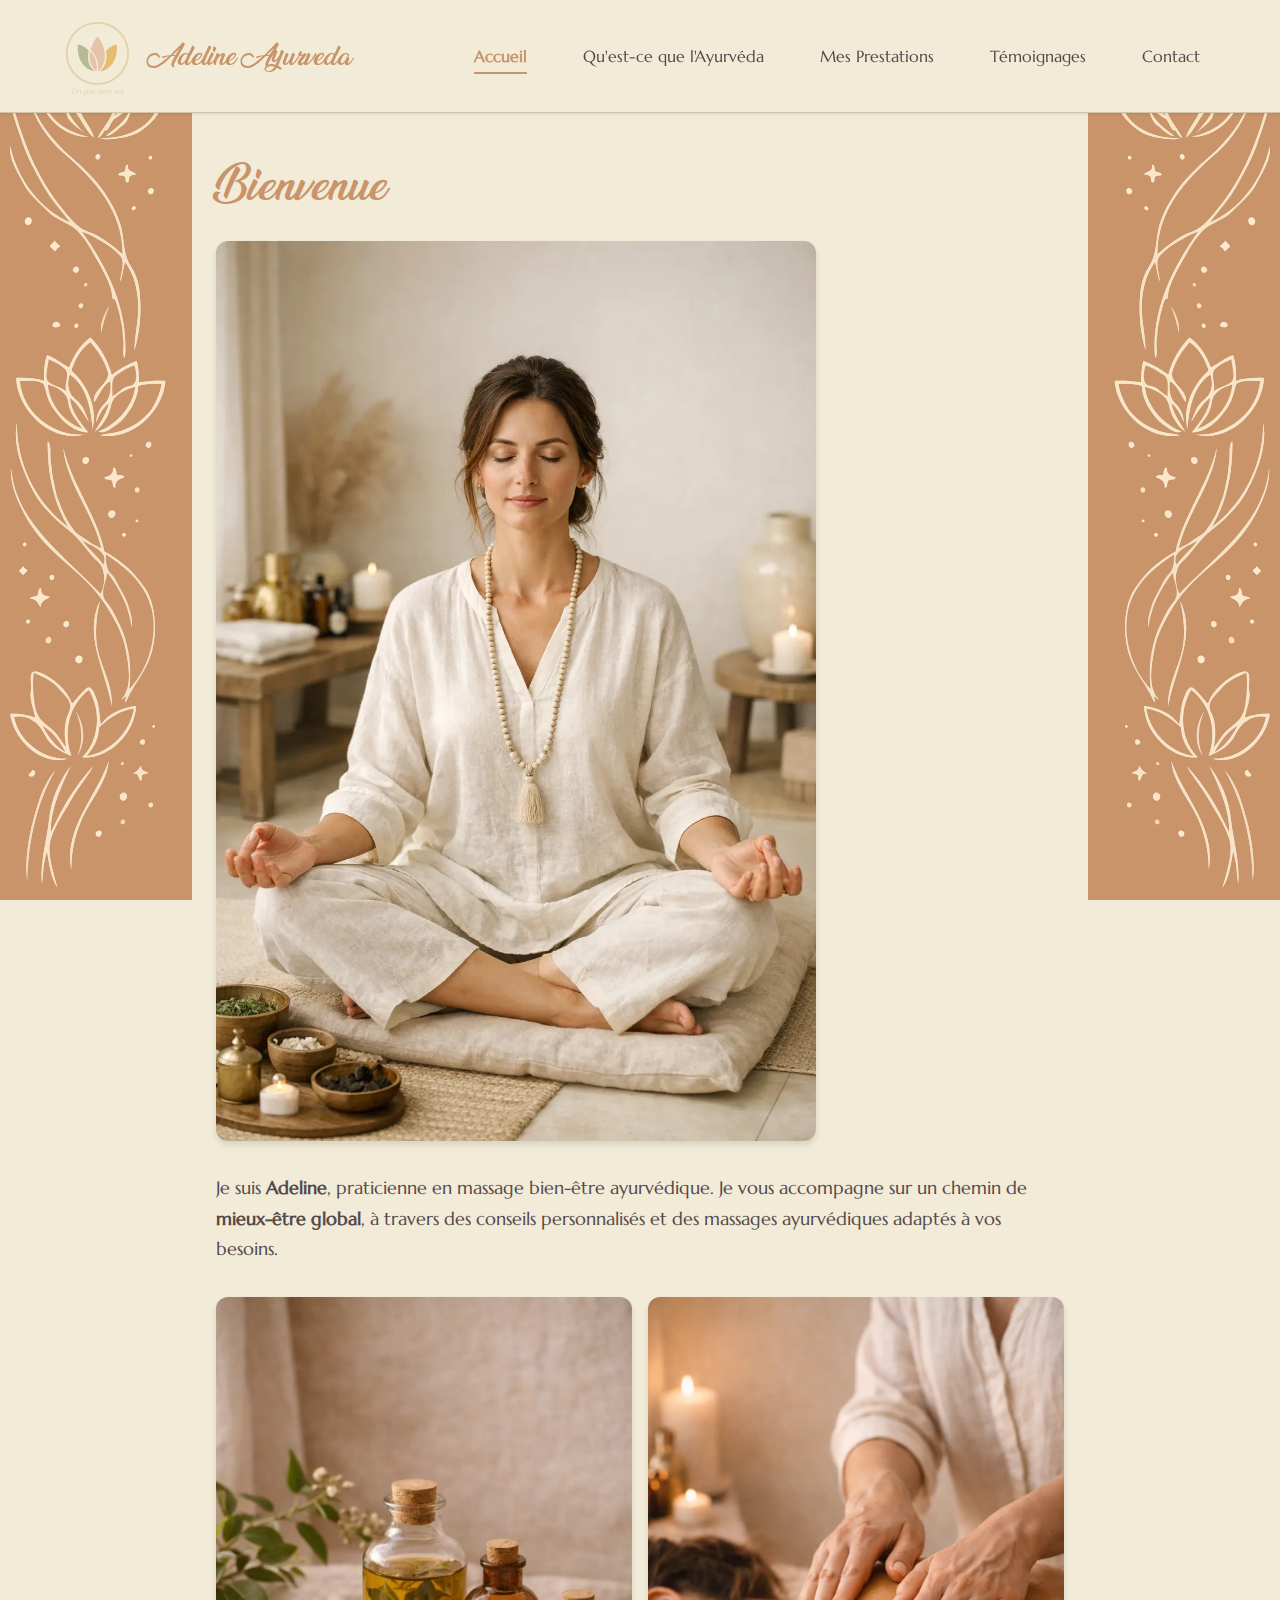
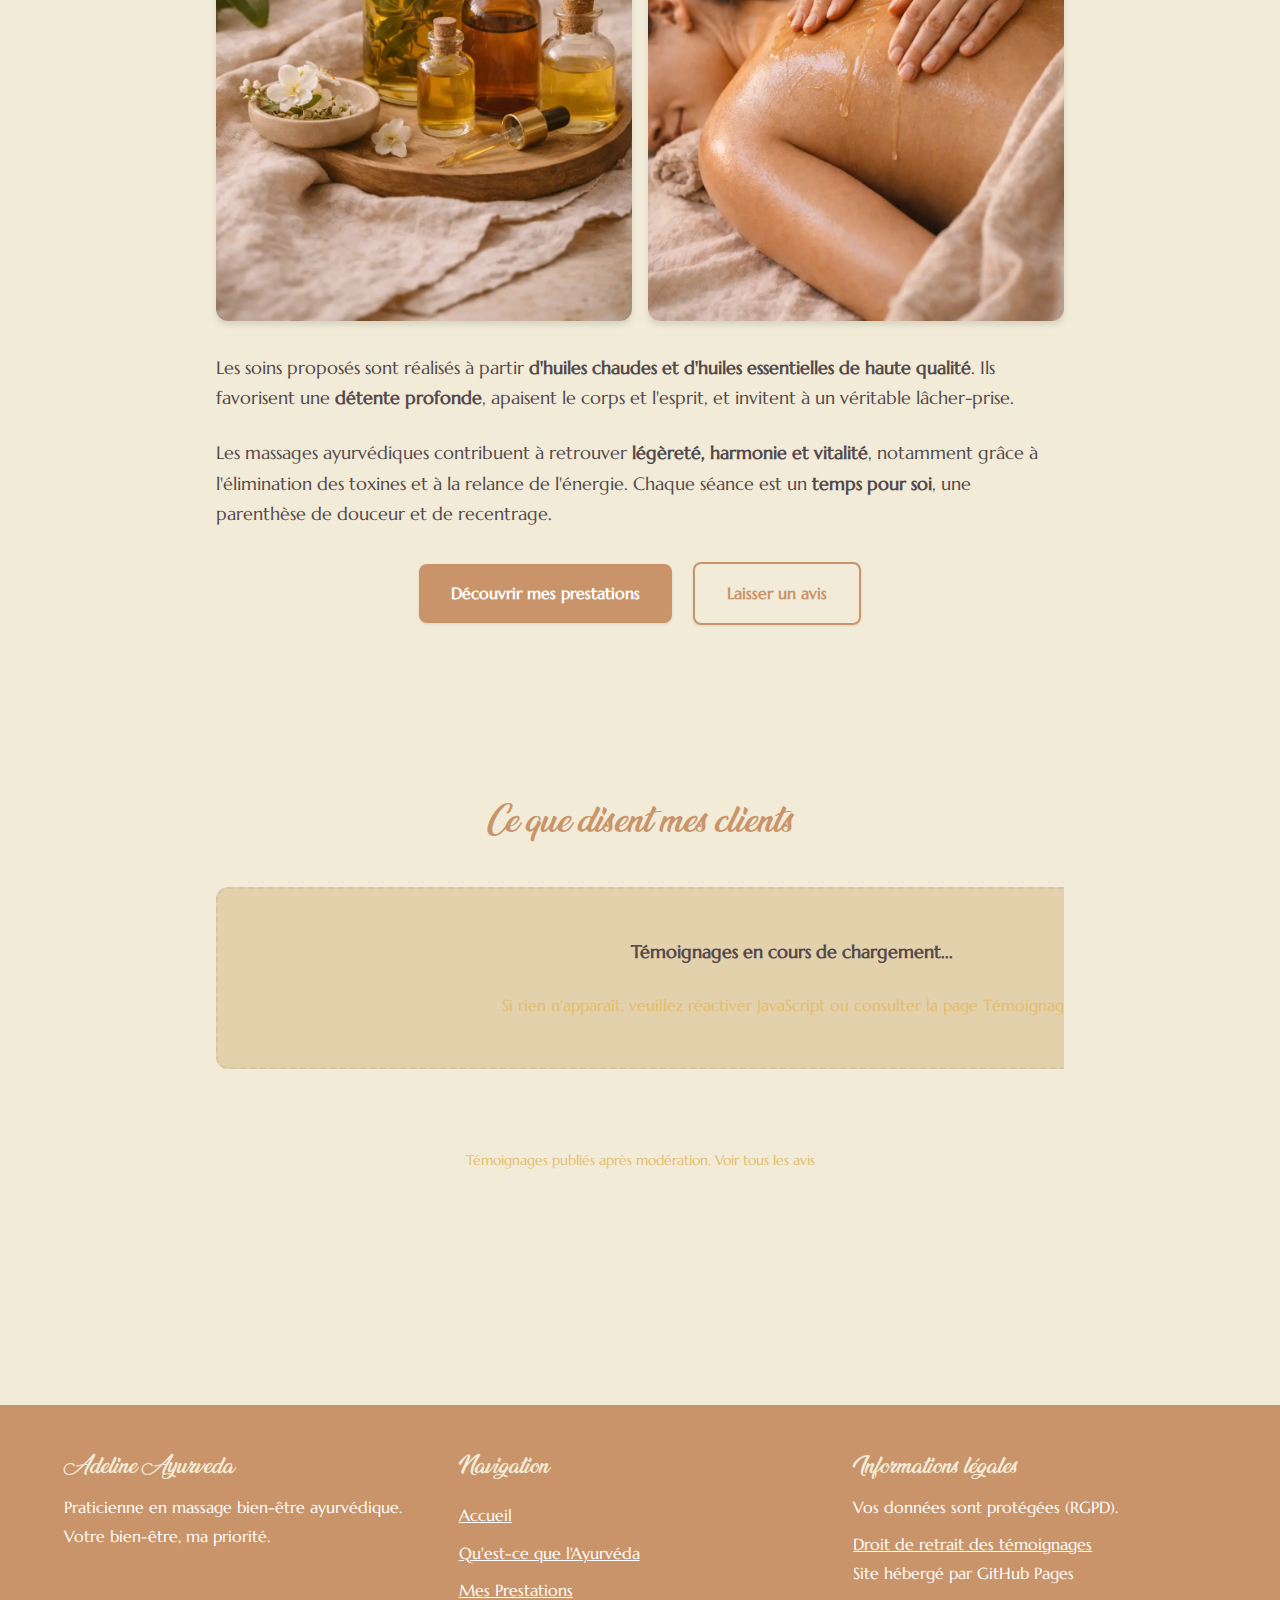
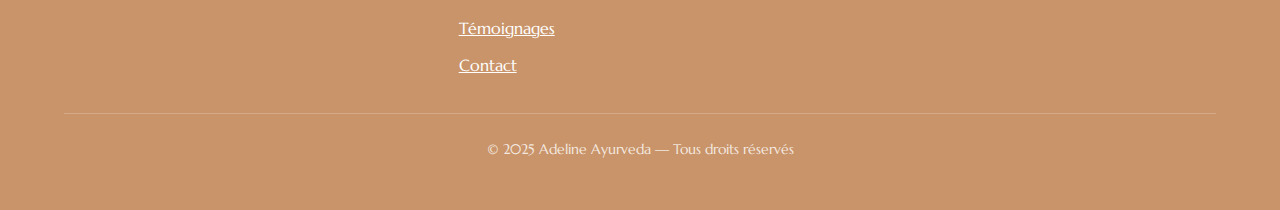
<file: index.html>
<!DOCTYPE html>
<html lang="fr">
<head>
  <meta charset="UTF-8">
  <meta name="viewport" content="width=device-width, initial-scale=1.0">
  <meta name="description" content="Adeline, praticienne en massage bien-être ayurvédique. Retrouvez légèreté, harmonie et vitalité grâce à des massages ayurvédiques personnalisés.">
  <title>Accueil — Adeline Ayurveda</title>

  <!-- Styles CSS -->
  <link rel="stylesheet" href="css/reset.css">
  <link rel="stylesheet" href="css/variables.css">
  <link rel="stylesheet" href="css/layout.css">
  <link rel="stylesheet" href="css/components.css">
  <link rel="stylesheet" href="css/reviews-slider.css">

  <!-- Favicon (optionnel) -->
  <link rel="icon" type="image/svg+xml" href="assets/logo.svg">
</head>
<body class="site-wrapper">

  <!-- Overlay menu mobile -->
  <div class="nav-overlay"></div>

  <!-- HEADER -->
  <header class="site-header">
    <div class="container">
      <div class="header-inner">
        <!-- Logo -->
        <a href="index.html" class="site-logo">
          <img src="assets/logo.svg" alt="Logo Adeline Ayurveda">
          <span class="site-title">Adeline Ayurveda</span>
        </a>

        <!-- Bouton hamburger (mobile/tablette) -->
        <button class="nav-toggle" aria-label="Ouvrir le menu" aria-expanded="false">
          <div class="nav-toggle-icon">
            <span></span>
            <span></span>
            <span></span>
          </div>
        </button>

        <!-- Navigation principale -->
        <nav class="main-nav" aria-label="Navigation principale">
          <ul>
            <li><a href="index.html" class="active">Accueil</a></li>
            <li><a href="ayurveda.html">Qu'est-ce que l'Ayurvéda</a></li>
            <li><a href="prestations.html">Mes Prestations</a></li>
            <li><a href="avis.html">Témoignages</a></li>
            <li><a href="contact.html">Contact</a></li>
          </ul>
        </nav>
      </div>
    </div>
  </header>

  <!-- MAIN CONTENT -->
  <main>
    <!-- Section Héro -->
    <section class="hero">
      <div class="container">
        <h1>Bienvenue</h1>

        <!-- Image d'illustration -->
        <div class="text-center mb-lg">
          <img src="assets/images/meditation-sereine-ayurveda.webp" alt="Méditation sereine - ambiance ayurveda" class="img-rounded img-shadow" style="max-width: 600px; width: 100%;">
        </div>

        <div class="container-narrow">
          <p>
            Je suis <strong>Adeline</strong>, praticienne en massage bien-être ayurvédique.
            Je vous accompagne sur un chemin de <strong>mieux-être global</strong>, à travers des conseils personnalisés
            et des massages ayurvédiques adaptés à vos besoins.
          </p>

          <!-- Image huiles essentielles -->
          <div style="display: grid; grid-template-columns: 1fr 1fr; gap: 1rem; margin: 2rem 0;">
            <img src="assets/images/HE-fleurs-jasmin.webp" alt="Huiles essentielles et fleurs de jasmin" class="img-rounded img-shadow">
            <img src="assets/images/soins-dos-massage-ayurveda.webp" alt="Soins du dos - massage ayurvédique" class="img-rounded img-shadow">
          </div>

          <p>
            Les soins proposés sont réalisés à partir <strong>d'huiles chaudes et d'huiles essentielles de haute qualité</strong>.
            Ils favorisent une <strong>détente profonde</strong>, apaisent le corps et l'esprit, et invitent à un véritable lâcher-prise.
          </p>
          <p>
            Les massages ayurvédiques contribuent à retrouver <strong>légèreté, harmonie et vitalité</strong>, notamment grâce
            à l'élimination des toxines et à la relance de l'énergie.
            Chaque séance est un <strong>temps pour soi</strong>, une parenthèse de douceur et de recentrage.
          </p>
          <div class="text-center mt-lg">
            <a href="prestations.html" class="btn btn-primary">Découvrir mes prestations</a>
            <a href="laisser-un-avis.html" class="btn btn-outline" style="margin-left: 1rem;">Laisser un avis</a>
          </div>
        </div>
      </div>
    </section>

    <!-- Section Témoignages -->
    <section class="reviews-slider">
      <div class="container">
        <h2 class="reviews-slider-title">Ce que disent mes clients</h2>

        <!-- Conteneur du slider (sera peuplé par JS) -->
        <div class="slider-container" id="reviewsSlider">
          <!-- Card fallback (si JS désactivé ou API indisponible) -->
          <div class="review-card-fallback">
            <strong>Témoignages en cours de chargement...</strong>
            <p>Si rien n'apparaît, veuillez réactiver JavaScript ou consulter la page <a href="avis.html">Témoignages</a>.</p>
          </div>
        </div>

        <!-- Indicateurs dots (optionnels, gérés par JS) -->
        <div class="slider-dots" id="sliderDots"></div>

        <!-- Mention RGPD -->
        <p class="text-center text-muted mt-md" style="font-size: var(--font-size-xs);">
          Témoignages publiés après modération. <a href="avis.html">Voir tous les avis</a>
        </p>
      </div>
    </section>
  </main>

  <!-- FOOTER -->
  <footer class="site-footer">
    <div class="container">
      <div class="footer-content">
        <!-- Section 1 : À propos -->
        <div class="footer-section">
          <h3>Adeline Ayurveda</h3>
          <p>
            Praticienne en massage bien-être ayurvédique.<br>
            Votre bien-être, ma priorité.
          </p>
        </div>

        <!-- Section 2 : Navigation -->
        <div class="footer-section">
          <h3>Navigation</h3>
          <nav aria-label="Navigation footer">
            <a href="index.html">Accueil</a><br>
            <a href="ayurveda.html">Qu'est-ce que l'Ayurvéda</a><br>
            <a href="prestations.html">Mes Prestations</a><br>
            <a href="avis.html">Témoignages</a><br>
            <a href="contact.html">Contact</a>
          </nav>
        </div>

        <!-- Section 3 : Mentions légales -->
        <div class="footer-section">
          <h3>Informations légales</h3>
          <p>
            Vos données sont protégées (RGPD).<br>
            <a href="contact.html">Droit de retrait des témoignages</a><br>
            Site hébergé par GitHub Pages
          </p>
        </div>
      </div>

      <!-- Copyright -->
      <div class="footer-bottom">
        <p>&copy; 2025 Adeline Ayurveda — Tous droits réservés</p>
      </div>
    </div>
  </footer>

  <!-- Scripts JS -->
  <script src="js/menu-hamburger.js" defer></script>
  <script src="js/api.js" defer></script>
  <script src="js/reviews-slider.js" defer></script>
</body>
</html>
</file>
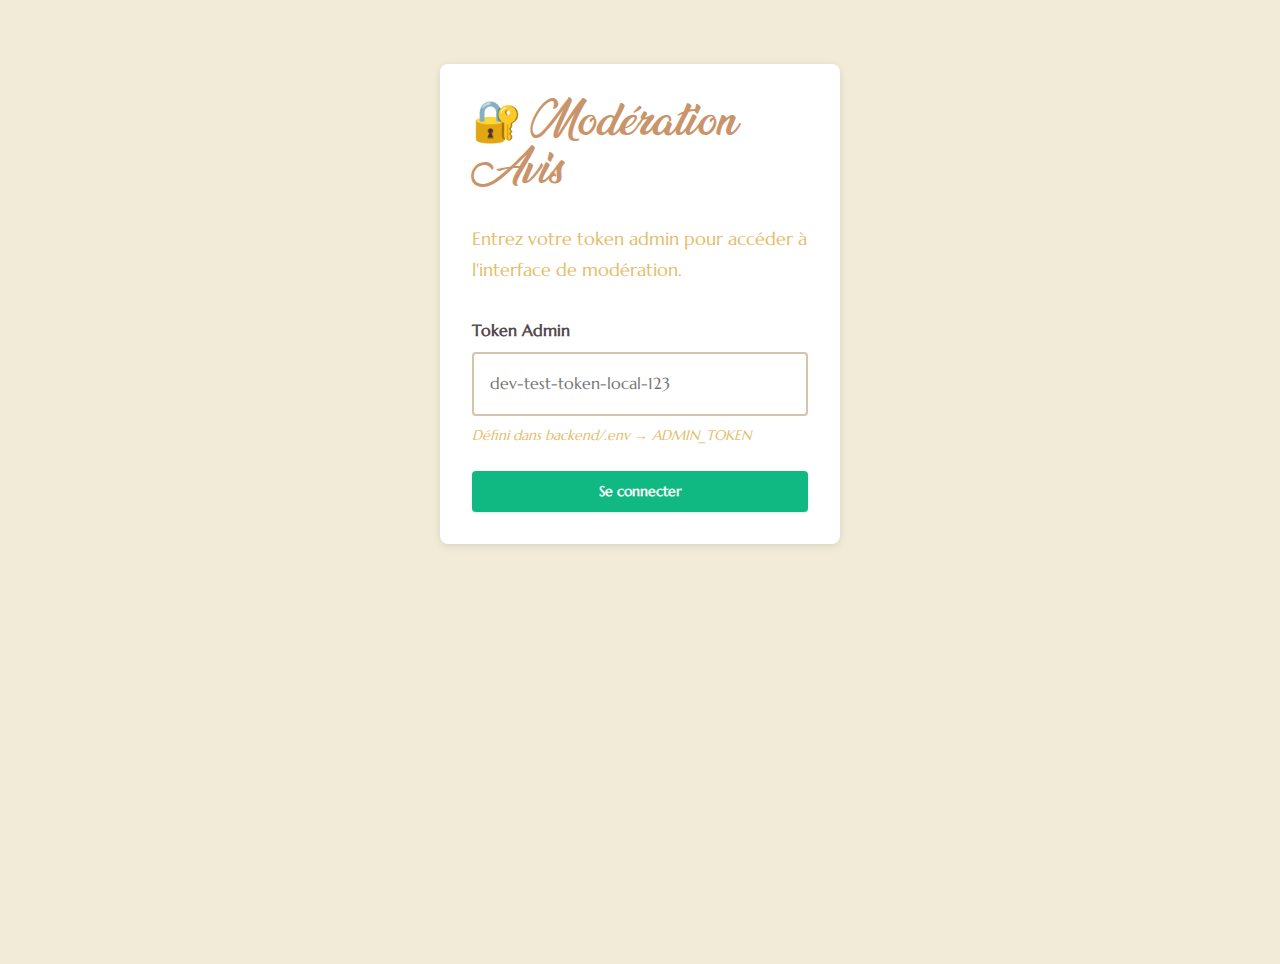
<file: admin.html>
<!DOCTYPE html>
<html lang="fr">
<head>
  <meta charset="UTF-8">
  <meta name="viewport" content="width=device-width, initial-scale=1.0">
  <title>Modération Avis — Adeline Ayurveda</title>
  <link rel="stylesheet" href="css/reset.css">
  <link rel="stylesheet" href="css/variables.css">
  <link rel="stylesheet" href="css/layout.css">
  <link rel="stylesheet" href="css/components.css">
  <link rel="icon" type="image/svg+xml" href="assets/logo.svg">
  <style>
    /* Import des polices */
    @font-face {
      font-family: 'Marcellus';
      src: url('assets/fonts/Marcellus-Regular.ttf') format('truetype');
      font-weight: normal;
      font-style: normal;
    }

    .admin-wrapper {
      max-width: 1200px;
      margin: 2rem auto;
      padding: 0 1rem;
    }

    .login-section {
      max-width: 400px;
      margin: 4rem auto;
      padding: 2rem;
      background: white;
      border-radius: 8px;
      box-shadow: 0 2px 8px rgba(0,0,0,0.1);
    }

    .stats {
      display: flex;
      gap: 1rem;
      margin-bottom: 2rem;
    }

    .stat-card {
      flex: 1;
      padding: 1rem;
      background: white;
      border-radius: 8px;
      box-shadow: 0 2px 4px rgba(0,0,0,0.1);
      text-align: center;
    }

    .stat-card h3 {
      font-size: 2rem;
      margin: 0;
      color: var(--color-accent-1);
      font-family: 'Marcellus', serif;
      font-weight: normal;
    }

    .stat-card p {
      margin: 0.5rem 0 0;
      color: var(--color-text-muted);
      font-size: 0.9rem;
    }

    .review-card {
      background: white;
      border: 1px solid var(--color-border);
      border-radius: 8px;
      padding: 1.5rem;
      margin-bottom: 1rem;
    }

    .review-card.pending {
      border-left: 4px solid #f59e0b;
    }

    .review-card.approved {
      border-left: 4px solid #10b981;
      opacity: 0.7;
    }

    .review-header {
      display: flex;
      justify-content: space-between;
      align-items: start;
      margin-bottom: 1rem;
    }

    .review-meta {
      font-size: 0.9rem;
      color: var(--color-text-muted);
    }

    .review-status {
      padding: 0.25rem 0.75rem;
      border-radius: 4px;
      font-size: 0.85rem;
      font-weight: 600;
    }

    .review-status.pending {
      background: #fef3c7;
      color: #92400e;
    }

    .review-status.approved {
      background: #d1fae5;
      color: #065f46;
    }

    .review-rating {
      color: var(--color-accent-1);
      font-size: 1.2rem;
      margin: 0.5rem 0;
    }

    .review-actions {
      margin-top: 1rem;
      display: flex;
      gap: 0.5rem;
    }

    .btn {
      padding: 0.5rem 1rem;
      border: none;
      border-radius: 4px;
      cursor: pointer;
      font-size: 0.9rem;
      transition: opacity 0.2s;
    }

    .btn:hover {
      opacity: 0.8;
    }

    .btn-approve {
      background: #10b981;
      color: white;
    }

    .btn-reject {
      background: #ef4444;
      color: white;
    }

    .btn-delete {
      background: #6b7280;
      color: white;
    }

    .hidden {
      display: none;
    }

    .message {
      padding: 1rem;
      border-radius: 4px;
      margin-bottom: 1rem;
    }

    .message-error {
      background: #fee2e2;
      color: #991b1b;
    }

    .message-success {
      background: #d1fae5;
      color: #065f46;
    }

    .loading {
      text-align: center;
      padding: 2rem;
      color: var(--color-text-muted);
    }

    /* Statistiques Cloudflare */
    .cloudflare-stats {
      background: white;
      border-radius: 8px;
      padding: 1.5rem;
      margin-bottom: 2rem;
      box-shadow: 0 2px 4px rgba(0,0,0,0.1);
      border-left: 4px solid #4f46e5;
    }

    .cloudflare-stats h2 {
      font-family: var(--font-body); /* Marcellus-Regular */
      font-size: 1.25rem;
      margin: 0 0 1rem 0;
      color: var(--color-accent-3);
      display: flex;
      align-items: center;
      gap: 0.5rem;
    }

    .cloudflare-stats-grid {
      display: grid;
      grid-template-columns: repeat(auto-fit, minmax(150px, 1fr));
      gap: 1rem;
      margin-bottom: 1.5rem;
    }

    .cloudflare-stat-item {
      text-align: center;
      padding: 1rem;
      background: #f9fafb;
      border-radius: 6px;
    }

    .cloudflare-stat-value {
      font-size: 2rem;
      font-weight: bold;
      color: #4f46e5;
      margin: 0;
    }

    .cloudflare-stat-label {
      font-size: 1rem; /* Agrandi de 0.85rem à 1rem */
      color: var(--color-text-muted);
      margin: 0.25rem 0 0;
    }

    .cloudflare-top-pages {
      margin-top: 1.5rem;
    }

    .cloudflare-top-pages h3 {
      font-family: var(--font-body); /* Marcellus-Regular */
      font-size: 1rem;
      margin: 0 0 0.75rem 0;
      color: var(--color-text-dark);
    }

    .cloudflare-top-pages ol {
      margin: 0;
      padding-left: 1.5rem;
      list-style: decimal;
    }

    .cloudflare-top-pages li {
      padding: 0.5rem 0;
      border-bottom: 1px solid #e5e7eb;
    }

    .cloudflare-top-pages li:last-child {
      border-bottom: none;
    }

    .cloudflare-stats-unavailable {
      background: #fef3c7;
      border-left-color: #f59e0b;
      padding: 1rem;
      text-align: center;
      color: #92400e;
    }
  </style>

  <!-- Cloudflare Web Analytics -->
  <script defer src='https://static.cloudflareinsights.com/beacon.min.js' data-cf-beacon='{"token": "4c56d8027d454167b995a8ef4d5a9b21"}'></script>
  <!-- End Cloudflare Web Analytics -->
</head>
<body>
  <!-- SECTION LOGIN -->
  <div id="loginSection" class="login-section">
    <h1>🔐 Modération Avis</h1>
    <p class="text-muted mb-lg">Entrez votre token admin pour accéder à l'interface de modération.</p>

    <div id="loginError" class="message message-error hidden"></div>

    <form id="loginForm">
      <div class="form-group">
        <label for="adminToken" class="form-label">Token Admin</label>
        <input
          type="password"
          id="adminToken"
          class="form-input"
          placeholder="dev-test-token-local-123"
          required
        >
        <span class="form-hint">Défini dans backend/.env → ADMIN_TOKEN</span>
      </div>

      <button type="submit" class="btn btn-approve" style="width: 100%;">
        Se connecter
      </button>
    </form>
  </div>

  <!-- SECTION ADMIN -->
  <div id="adminSection" class="admin-wrapper hidden">
    <header style="margin-bottom: 2rem;">
      <h1>📋 Modération des Témoignages</h1>
      <button id="logoutBtn" class="btn" style="background: #6b7280; color: white;">
        Déconnexion
      </button>
    </header>

    <div id="adminMessage" class="message hidden"></div>

    <!-- Statistiques Cloudflare (30 derniers jours) -->
    <div id="cloudflareStats" class="cloudflare-stats hidden">
      <h2>📊 Statistiques (30 derniers jours)</h2>
      <div class="cloudflare-stats-grid">
        <div class="cloudflare-stat-item">
          <div class="cloudflare-stat-value" id="cfStatVisitors">-</div>
          <div class="cloudflare-stat-label">Visiteurs uniques</div>
        </div>
        <div class="cloudflare-stat-item">
          <div class="cloudflare-stat-value" id="cfStatPageViews">-</div>
          <div class="cloudflare-stat-label">Pages vues</div>
        </div>
        <div class="cloudflare-stat-item">
          <div class="cloudflare-stat-value" id="cfStatMobile">-</div>
          <div class="cloudflare-stat-label">📱 Mobile</div>
        </div>
        <div class="cloudflare-stat-item">
          <div class="cloudflare-stat-value" id="cfStatDesktop">-</div>
          <div class="cloudflare-stat-label">🖥️ Desktop</div>
        </div>
      </div>
      <div class="cloudflare-top-pages">
        <h3>🔝 Pages les plus consultées</h3>
        <ol id="cfTopPages">
          <li>Chargement...</li>
        </ol>
      </div>
    </div>

    <!-- Statistiques Avis -->
    <div class="stats">
      <div class="stat-card">
        <h3 id="statTotal">0</h3>
        <p>Total</p>
      </div>
      <div class="stat-card">
        <h3 id="statPending" style="color: #f59e0b;">0</h3>
        <p>En attente</p>
      </div>
      <div class="stat-card">
        <h3 id="statApproved" style="color: #10b981;">0</h3>
        <p>Approuvés</p>
      </div>
    </div>

    <!-- Filtres -->
    <div style="margin-bottom: 1rem;">
      <label>
        <input type="radio" name="filter" value="all" checked> Tous
      </label>
      <label style="margin-left: 1rem;">
        <input type="radio" name="filter" value="pending"> En attente
      </label>
      <label style="margin-left: 1rem;">
        <input type="radio" name="filter" value="approved"> Approuvés
      </label>
    </div>

    <!-- Liste des avis -->
    <div id="reviewsList" class="loading">
      Chargement...
    </div>
  </div>

  <script>
    // Configuration - URL API Production Render
    const API_BASE = 'https://adeline-ayurveda-backend.onrender.com';
    let adminToken = null;
    let allReviews = [];

    // Éléments DOM
    const loginSection = document.getElementById('loginSection');
    const adminSection = document.getElementById('adminSection');
    const loginForm = document.getElementById('loginForm');
    const loginError = document.getElementById('loginError');
    const adminMessage = document.getElementById('adminMessage');
    const reviewsList = document.getElementById('reviewsList');
    const logoutBtn = document.getElementById('logoutBtn');

    // Vérifier si un token est déjà sauvegardé au chargement
    const savedToken = localStorage.getItem('adminToken');
    if (savedToken) {
      // Tentative de connexion automatique avec le token sauvegardé
      tryAutoLogin(savedToken);
    }

    // Login
    loginForm.addEventListener('submit', async (e) => {
      e.preventDefault();
      const token = document.getElementById('adminToken').value;

      try {
        const response = await fetch(`${API_BASE}/api/admin/reviews`, {
          headers: {
            'Authorization': `Bearer ${token}`
          }
        });

        if (!response.ok) {
          throw new Error('Token invalide');
        }

        adminToken = token;

        // Sauvegarder le token dans localStorage pour la prochaine fois
        localStorage.setItem('adminToken', token);

        loginSection.classList.add('hidden');
        adminSection.classList.remove('hidden');
        loadReviews();
        loadCloudflareStats();
      } catch (error) {
        loginError.textContent = 'Token admin invalide. Vérifiez backend/.env';
        loginError.classList.remove('hidden');
      }
    });

    // Logout
    logoutBtn.addEventListener('click', () => {
      adminToken = null;
      allReviews = [];

      // Supprimer le token sauvegardé
      localStorage.removeItem('adminToken');

      loginSection.classList.remove('hidden');
      adminSection.classList.add('hidden');
      loginError.classList.add('hidden');
      loginForm.reset();
    });

    // Charger les avis
    async function loadReviews() {
      try {
        reviewsList.innerHTML = '<div class="loading">Chargement...</div>';

        const response = await fetch(`${API_BASE}/api/admin/reviews`, {
          headers: {
            'Authorization': `Bearer ${adminToken}`
          }
        });

        if (!response.ok) {
          // Si 401, le token est invalide mais on ne déconnecte PAS automatiquement
          if (response.status === 401) {
            throw new Error('Token invalide ou expiré. Veuillez vous reconnecter.');
          }
          throw new Error('Erreur chargement des avis');
        }

        const data = await response.json();
        allReviews = data.reviews || [];

        // Mettre à jour les stats
        document.getElementById('statTotal').textContent = data.total || 0;
        document.getElementById('statPending').textContent = data.pending || 0;
        document.getElementById('statApproved').textContent = data.approved || 0;

        // Afficher les avis
        renderReviews();
      } catch (error) {
        console.error('[Admin] Erreur loadReviews:', error);
        reviewsList.innerHTML = `<div class="message message-error">Erreur: ${error.message}</div>`;
        // NE PAS déconnecter automatiquement, laisser l'admin gérer
      }
    }

    // Charger les statistiques Cloudflare
    async function loadCloudflareStats() {
      const statsContainer = document.getElementById('cloudflareStats');

      try {
        const response = await fetch(`${API_BASE}/api/admin/stats`, {
          headers: {
            'Authorization': `Bearer ${adminToken}`
          }
        });

        if (!response.ok) {
          console.warn('[Admin] Erreur chargement stats Cloudflare:', response.status);
          showStatsUnavailable();
          return;
        }

        const data = await response.json();

        // Si API Cloudflare indisponible ou config manquante
        if (!data.ok) {
          console.warn('[Admin] Stats Cloudflare indisponibles:', data.message);
          showStatsUnavailable();
          return;
        }

        // Afficher les statistiques
        document.getElementById('cfStatVisitors').textContent = formatNumber(data.stats.visitors);
        document.getElementById('cfStatPageViews').textContent = formatNumber(data.stats.pageViews);
        document.getElementById('cfStatMobile').textContent = data.stats.devices.mobile + '%';
        document.getElementById('cfStatDesktop').textContent = data.stats.devices.desktop + '%';

        // Afficher le top des pages
        const topPagesContainer = document.getElementById('cfTopPages');
        if (data.stats.topPages && data.stats.topPages.length > 0) {
          topPagesContainer.innerHTML = data.stats.topPages
            .map(page => `<li>${page.path} <strong>(${formatNumber(page.views)} vues)</strong></li>`)
            .join('');
        } else {
          topPagesContainer.innerHTML = '<li>Aucune donnée disponible</li>';
        }

        // Afficher le conteneur de stats
        statsContainer.classList.remove('hidden');
        statsContainer.classList.remove('cloudflare-stats-unavailable');

      } catch (error) {
        console.error('[Admin] Erreur loadCloudflareStats:', error);
        showStatsUnavailable();
      }
    }

    // Afficher le message "Statistiques indisponibles"
    function showStatsUnavailable() {
      const statsContainer = document.getElementById('cloudflareStats');
      statsContainer.innerHTML = '<p class="cloudflare-stats-unavailable">📊 Statistiques indisponibles pour le moment</p>';
      statsContainer.classList.add('cloudflare-stats-unavailable');
      statsContainer.classList.remove('hidden');
    }

    // Formater les nombres avec séparateurs de milliers
    function formatNumber(num) {
      return new Intl.NumberFormat('fr-FR').format(num);
    }

    // Afficher les avis selon le filtre
    function renderReviews() {
      const filter = document.querySelector('input[name="filter"]:checked').value;
      let filtered = allReviews;

      if (filter === 'pending') {
        filtered = allReviews.filter(r => r.status === 'pending');
      } else if (filter === 'approved') {
        filtered = allReviews.filter(r => r.status === 'approved');
      }

      if (filtered.length === 0) {
        reviewsList.innerHTML = '<p class="text-center text-muted">Aucun avis à afficher.</p>';
        return;
      }

      reviewsList.innerHTML = filtered.map(review => `
        <div class="review-card ${review.status}">
          <div class="review-header">
            <div>
              <strong>${review.name}</strong>
              <div class="review-meta">
                📧 ${review.email}<br>
                📅 ${new Date(review.createdAt).toLocaleString('fr-FR')}
              </div>
            </div>
            <span class="review-status ${review.status}">
              ${review.status === 'pending' ? '⏳ En attente' : '✅ Approuvé'}
            </span>
          </div>

          <div class="review-rating">
            ${'★'.repeat(review.rating)}${'☆'.repeat(5 - review.rating)}
          </div>

          <p>${review.message}</p>

          <div class="review-actions">
            ${review.status === 'pending' ? `
              <button class="btn btn-approve" onclick="approveReview('${review.id}')">
                ✓ Approuver
              </button>
              <button class="btn btn-reject" onclick="rejectReview('${review.id}')">
                ✗ Rejeter
              </button>
            ` : `
              <button class="btn btn-delete" onclick="deleteReview('${review.id}')">
                🗑️ Supprimer
              </button>
            `}
          </div>
        </div>
      `).join('');
    }

    // Approuver un avis
    async function approveReview(reviewId) {
      if (!confirm('Approuver cet avis ?')) return;

      try {
        const response = await fetch(`${API_BASE}/api/admin/approve`, {
          method: 'POST',
          headers: {
            'Content-Type': 'application/json',
            'Authorization': `Bearer ${adminToken}`
          },
          body: JSON.stringify({ reviewId })
        });

        if (!response.ok) {
          const errorData = await response.json().catch(() => ({}));
          throw new Error(errorData.error || 'Erreur lors de l\'approbation');
        }

        showMessage('Avis approuvé avec succès !', 'success');

        // Recharger les avis après un court délai pour que l'utilisateur voie le message
        setTimeout(() => {
          loadReviews();
        }, 800);

      } catch (error) {
        console.error('[Admin] Erreur approveReview:', error);
        showMessage('Erreur : ' + error.message, 'error');
        // NE PAS déconnecter automatiquement
      }
    }

    // Rejeter un avis (suppression)
    async function rejectReview(reviewId) {
      if (!confirm('Rejeter et supprimer définitivement cet avis ?')) return;

      try {
        const response = await fetch(`${API_BASE}/api/admin/delete`, {
          method: 'POST',
          headers: {
            'Content-Type': 'application/json',
            'Authorization': `Bearer ${adminToken}`
          },
          body: JSON.stringify({ reviewId })
        });

        if (!response.ok) {
          const errorData = await response.json().catch(() => ({}));
          throw new Error(errorData.error || 'Erreur lors de la suppression');
        }

        showMessage('Avis supprimé avec succès !', 'success');

        // Recharger les avis après un court délai pour que l'utilisateur voie le message
        setTimeout(() => {
          loadReviews();
        }, 800);

      } catch (error) {
        console.error('[Admin] Erreur rejectReview:', error);
        showMessage('Erreur : ' + error.message, 'error');
      }
    }

    // Supprimer un avis approuvé
    async function deleteReview(reviewId) {
      if (!confirm('Supprimer définitivement cet avis approuvé ?\n\nCette action est irréversible et retirera l\'avis du site public.')) return;

      try {
        const response = await fetch(`${API_BASE}/api/admin/delete`, {
          method: 'POST',
          headers: {
            'Content-Type': 'application/json',
            'Authorization': `Bearer ${adminToken}`
          },
          body: JSON.stringify({ reviewId })
        });

        if (!response.ok) {
          const errorData = await response.json().catch(() => ({}));
          throw new Error(errorData.error || 'Erreur lors de la suppression');
        }

        showMessage('Avis supprimé avec succès !', 'success');

        // Recharger les avis après un court délai
        setTimeout(() => {
          loadReviews();
        }, 800);

      } catch (error) {
        console.error('[Admin] Erreur deleteReview:', error);
        showMessage('Erreur : ' + error.message, 'error');
      }
    }

    // Tentative de connexion automatique avec un token sauvegardé
    async function tryAutoLogin(token) {
      try {
        const response = await fetch(`${API_BASE}/api/admin/reviews`, {
          headers: {
            'Authorization': `Bearer ${token}`
          }
        });

        if (response.ok) {
          // Token valide, connexion automatique
          adminToken = token;
          loginSection.classList.add('hidden');
          adminSection.classList.remove('hidden');
          loadReviews();
          loadCloudflareStats();
        } else {
          // Token invalide, supprimer du localStorage
          localStorage.removeItem('adminToken');
        }
      } catch (error) {
        // Erreur réseau, laisser l'utilisateur se connecter manuellement
        localStorage.removeItem('adminToken');
      }
    }

    // Afficher un message
    function showMessage(text, type) {
      adminMessage.textContent = text;
      adminMessage.className = `message message-${type}`;
      adminMessage.classList.remove('hidden');

      setTimeout(() => {
        adminMessage.classList.add('hidden');
      }, 3000);
    }

    // Filtres
    document.querySelectorAll('input[name="filter"]').forEach(radio => {
      radio.addEventListener('change', renderReviews);
    });
  </script>
</body>
</html>
</file>
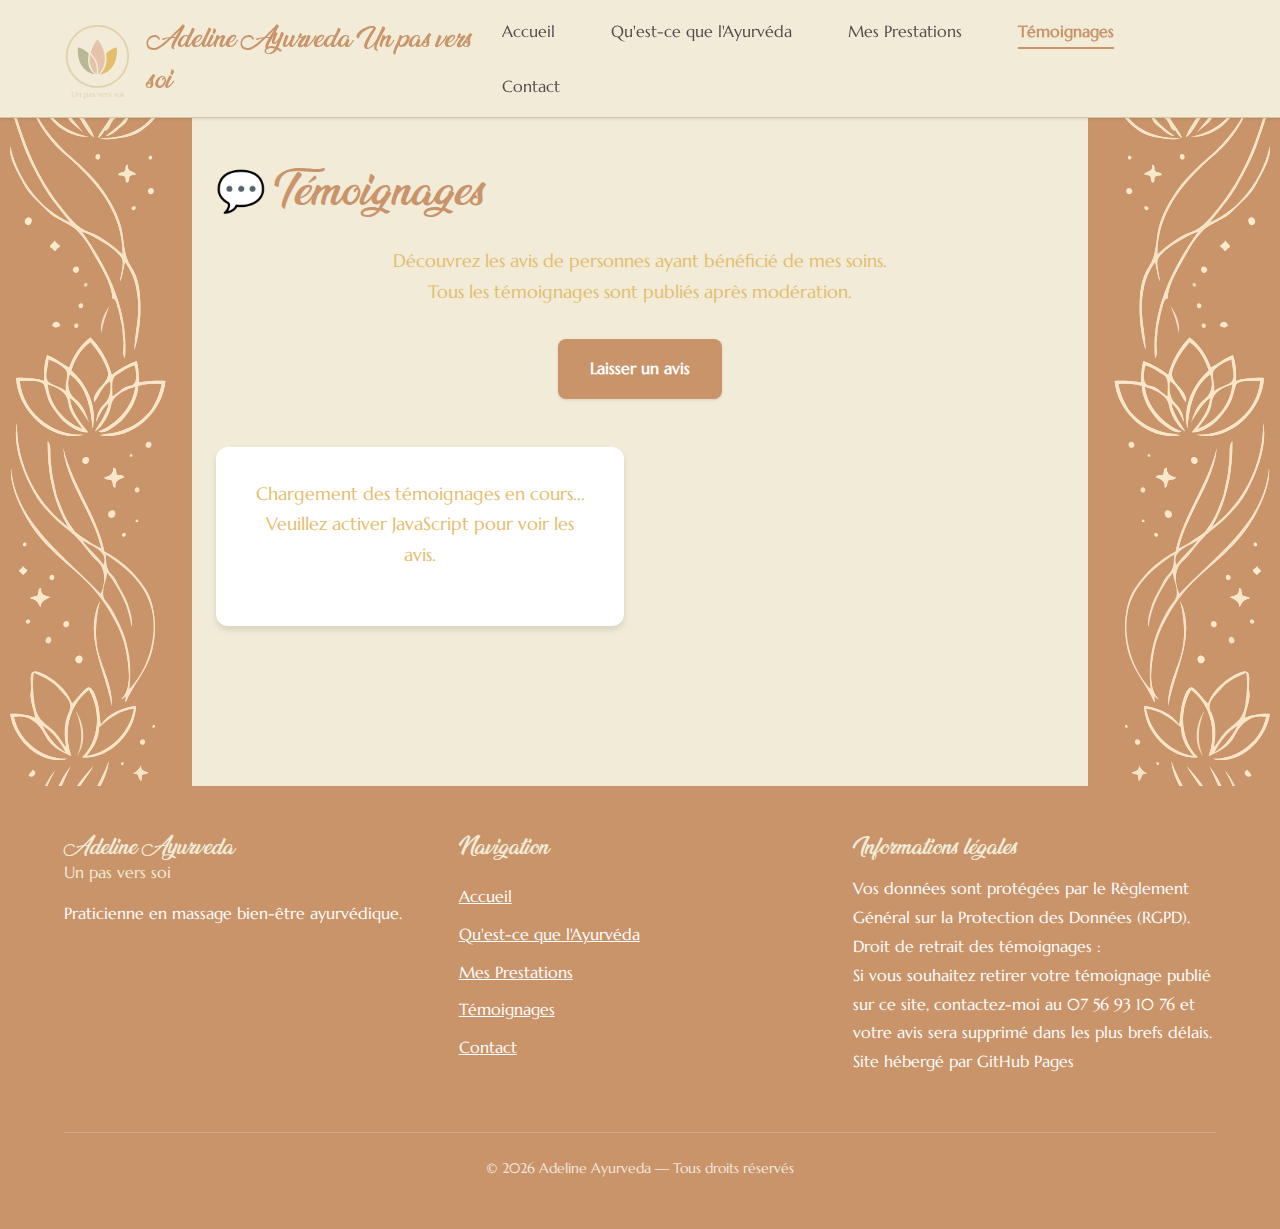
<file: avis.html>
<!DOCTYPE html>
<html lang="fr">
<head>
  <meta charset="UTF-8">
  <meta name="viewport" content="width=device-width, initial-scale=1.0">
  <meta name="description" content="Découvrez les témoignages de mes clients sur leurs expériences de massages ayurvédiques. Avis authentiques et modérés.">
  <title>Témoignages — Adeline Ayurveda</title>

  <!-- Styles CSS -->
  <link rel="stylesheet" href="css/reset.css">
  <link rel="stylesheet" href="css/variables.css">
  <link rel="stylesheet" href="css/layout.css">
  <link rel="stylesheet" href="css/components.css">
  <link rel="stylesheet" href="css/reviews-slider.css">

  <!-- Favicon -->
  <link rel="icon" type="image/svg+xml" href="assets/logo.svg">

  <!-- Cloudflare Web Analytics -->
  <script defer src='https://static.cloudflareinsights.com/beacon.min.js' data-cf-beacon='{"token": "e563a25433024fd297a1bca5a170a8b1"}'></script>
  <!-- End Cloudflare Web Analytics -->
</head>
<body class="site-wrapper">

  <!-- Overlay menu mobile -->
  <div class="nav-overlay"></div>

  <!-- HEADER -->
  <header class="site-header">
    <div class="container">
      <div class="header-inner">
        <a href="index.html" class="site-logo">
          <img src="assets/logo.svg" alt="Logo Adeline Ayurveda">
          <div class="site-title">
              <span class="title-main">Adeline Ayurveda</span>
              <span class="title-tagline">Un pas vers soi</span>
            </div>
        </a>

        <!-- Bouton hamburger (mobile/tablette) -->
        <button class="nav-toggle" aria-label="Ouvrir le menu" aria-expanded="false">
          <div class="nav-toggle-icon">
            <span></span>
            <span></span>
            <span></span>
          </div>
        </button>

        <nav class="main-nav" aria-label="Navigation principale">
          <ul>
            <li><a href="index.html">Accueil</a></li>
            <li><a href="ayurveda.html">Qu'est-ce que l'Ayurvéda</a></li>
            <li><a href="prestations.html">Mes Prestations</a></li>
            <li><a href="avis.html" class="active">Témoignages</a></li>
            <li><a href="contact.html">Contact</a></li>
          </ul>
        </nav>
      </div>
    </div>
  </header>

  <!-- MAIN CONTENT -->
  <main>
    <section>
      <div class="container">
        <h1>💬 Témoignages</h1>

        <div class="container-narrow">
          <p class="text-center text-muted mb-lg">
            Découvrez les avis de personnes ayant bénéficié de mes soins.<br>
            Tous les témoignages sont publiés après modération.
          </p>

          <div class="text-center mb-lg">
            <a href="laisser-un-avis.html" class="btn btn-primary">Laisser un avis</a>
          </div>
        </div>

        <!-- Liste des témoignages (peuplée par JS) -->
        <div class="cards-grid" id="reviewsList">
          <!-- Fallback si JS désactivé -->
          <div class="card">
            <div class="card-body text-center">
              <p class="text-muted">
                Chargement des témoignages en cours...<br>
                Veuillez activer JavaScript pour voir les avis.
              </p>
            </div>
          </div>
        </div>

        <!-- Message si aucun avis -->
        <div id="noReviewsMessage" class="container-narrow text-center mt-lg" style="display: none;">
          <div class="message message-info">
            <p><strong>Aucun témoignage pour le moment.</strong></p>
            <p>Soyez le premier à partager votre expérience !</p>
            <a href="laisser-un-avis.html" class="btn btn-primary mt-sm">Laisser un avis</a>
          </div>
        </div>

        <!-- Message d'erreur API -->
        <div id="errorMessage" class="container-narrow mt-lg" style="display: none;">
          <div class="message message-error">
            <p><strong>Une erreur est survenue lors du chargement des témoignages.</strong></p>
            <p>Veuillez réessayer ultérieurement.</p>
          </div>
        </div>
      </div>
    </section>
  </main>

  <!-- FOOTER -->
  <footer class="site-footer">
    <div class="container">
      <div class="footer-content">
        <div class="footer-section">
          <h3>Adeline Ayurveda<br /><span style="font-family: var(--font-body); font-size: var(--font-size-sm); font-weight: normal;">Un pas vers soi</span></h3>
          <p>
            Praticienne en massage bien-être ayurvédique.<br>
          </p>
        </div>
        <div class="footer-section">
          <h3>Navigation</h3>
          <nav aria-label="Navigation footer">
            <a href="index.html">Accueil</a><br>
            <a href="ayurveda.html">Qu'est-ce que l'Ayurvéda</a><br>
            <a href="prestations.html">Mes Prestations</a><br>
            <a href="avis.html">Témoignages</a><br>
            <a href="contact.html">Contact</a>
          </nav>
        </div>
        <div class="footer-section">
          <h3>Informations légales</h3>
          <p>
            Vos données sont protégées par le Règlement Général sur la Protection des Données (RGPD).<br>
            Droit de retrait des témoignages :<br />
              Si vous souhaitez retirer votre témoignage publié sur ce site, contactez-moi au 07 56 93 10 76 et votre avis sera supprimé dans les plus brefs délais.<br>
            Site hébergé par GitHub Pages
          </p>
        </div>
      </div>
      <div class="footer-bottom">
        <p>&copy; <span id="currentYear"></span> Adeline Ayurveda — Tous droits réservés</p>
      </div>
    </div>
  </footer>

  <!-- Scripts JS -->
  <script src="js/menu-hamburger.js" defer></script>
  <script src="js/api.js" defer></script>
  <script>
    // Script inline pour charger la liste des avis
    // @version 1.2.0 - Fix affichage entités HTML (2026-01-17)
    document.addEventListener('DOMContentLoaded', async () => {
      const reviewsList = document.getElementById('reviewsList');
      const noReviewsMessage = document.getElementById('noReviewsMessage');
      const errorMessage = document.getElementById('errorMessage');

      try {
        // Fetch reviews (api.js fournit la fonction fetchReviews)
        const reviews = await window.API.fetchReviews();

        // Vider le fallback
        reviewsList.innerHTML = '';

        if (reviews.length === 0) {
          // Aucun avis
          noReviewsMessage.style.display = 'block';
        } else {
          // Afficher les avis
          reviews.forEach(review => {
            const card = createReviewCard(review);
            reviewsList.appendChild(card);
          });

          // Scroll automatique vers l'avis ciblé si anchor dans l'URL
          scrollToTargetReview();
        }
      } catch (error) {
        // Erreur API
        reviewsList.innerHTML = '';
        errorMessage.style.display = 'block';
        console.error('Erreur chargement avis:', error);
      }
    });

    // Fonction pour formater la date en référence temporelle relative
    function formatRelativeDate(dateString) {
      if (!dateString) return '';

      const date = new Date(dateString);
      const now = new Date();

      // Calculer la différence en millisecondes
      const diffMs = now - date;
      const diffDays = Math.floor(diffMs / (1000 * 60 * 60 * 24));
      const diffWeeks = Math.floor(diffDays / 7);
      const diffYears = Math.floor(diffDays / 365);

      // Aujourd'hui
      if (diffDays === 0) return 'Aujourd\'hui';

      // Hier
      if (diffDays === 1) return 'Hier';

      // Il y a X jours (< 7 jours)
      if (diffDays < 7) return `Il y a ${diffDays} jour${diffDays > 1 ? 's' : ''}`;

      // Il y a X semaines (< 52 semaines)
      if (diffWeeks < 52) return `Il y a ${diffWeeks} semaine${diffWeeks > 1 ? 's' : ''}`;

      // Il y a 1 an
      if (diffYears === 1) return 'Il y a 1 an';

      // Il y a X ans
      return `Il y a ${diffYears} ans`;
    }

    // Fonction pour créer une card d'avis
    function createReviewCard(review) {
      const card = document.createElement('div');
      card.className = 'card';
      card.id = `review-${review.id}`; // ID unique pour ancre de lien

      // Étoiles
      const stars = '★'.repeat(review.rating) + '☆'.repeat(5 - review.rating);

      // Formater la date relative
      const relativeDate = formatRelativeDate(review.approvedAt);
      const dateText = relativeDate ? ` (${relativeDate})` : '';

      // Affichage ville (optionnel, pour rétrocompatibilité)
      const cityText = review.city ? ` - ${decodeHTMLEntities(review.city)}` : '';

      card.innerHTML = `
        <div class="card-header">
          <div class="review-rating" style="font-size: var(--font-size-md);">
            ${stars}
          </div>
        </div>
        <div class="card-body">
          <p style="font-style: italic; line-height: 1.7;">${decodeHTMLEntities(review.message)}</p>
        </div>
        <div class="card-footer">
          <span style="font-style: italic; color: var(--color-secondary-1);">${decodeHTMLEntities(review.name)}${dateText}${cityText}</span>
        </div>
      `;

      return card;
    }

    // Scroll automatique vers l'avis ciblé si anchor dans l'URL
    function scrollToTargetReview() {
      const hash = window.location.hash;
      if (hash && hash.startsWith('#review-')) {
        setTimeout(() => {
          const targetElement = document.querySelector(hash);
          if (targetElement) {
            targetElement.scrollIntoView({ behavior: 'smooth', block: 'center' });
            // Ajouter une animation pour mettre en évidence l'avis ciblé
            targetElement.style.transition = 'box-shadow 0.3s ease';
            targetElement.style.boxShadow = '0 0 0 3px var(--color-accent-3)';
            setTimeout(() => {
              targetElement.style.boxShadow = '';
            }, 2000);
          }
        }, 300); // Attendre que les avis soient rendus
      }
    }

    // Décode les entités HTML (pour afficher correctement le texte du backend)
    // Le backend encode déjà les caractères spéciaux, on doit les décoder pour l'affichage
    function decodeHTMLEntities(str) {
      if (typeof str !== 'string') return str;
      const textarea = document.createElement('textarea');
      textarea.innerHTML = str;
      return textarea.value;
    }
  </script>
    <!-- Mise à jour automatique de l'année dans le footer -->
    <script>
      document.getElementById("currentYear").textContent = new Date().getFullYear();
    </script>
  </body>
</html>
</file>
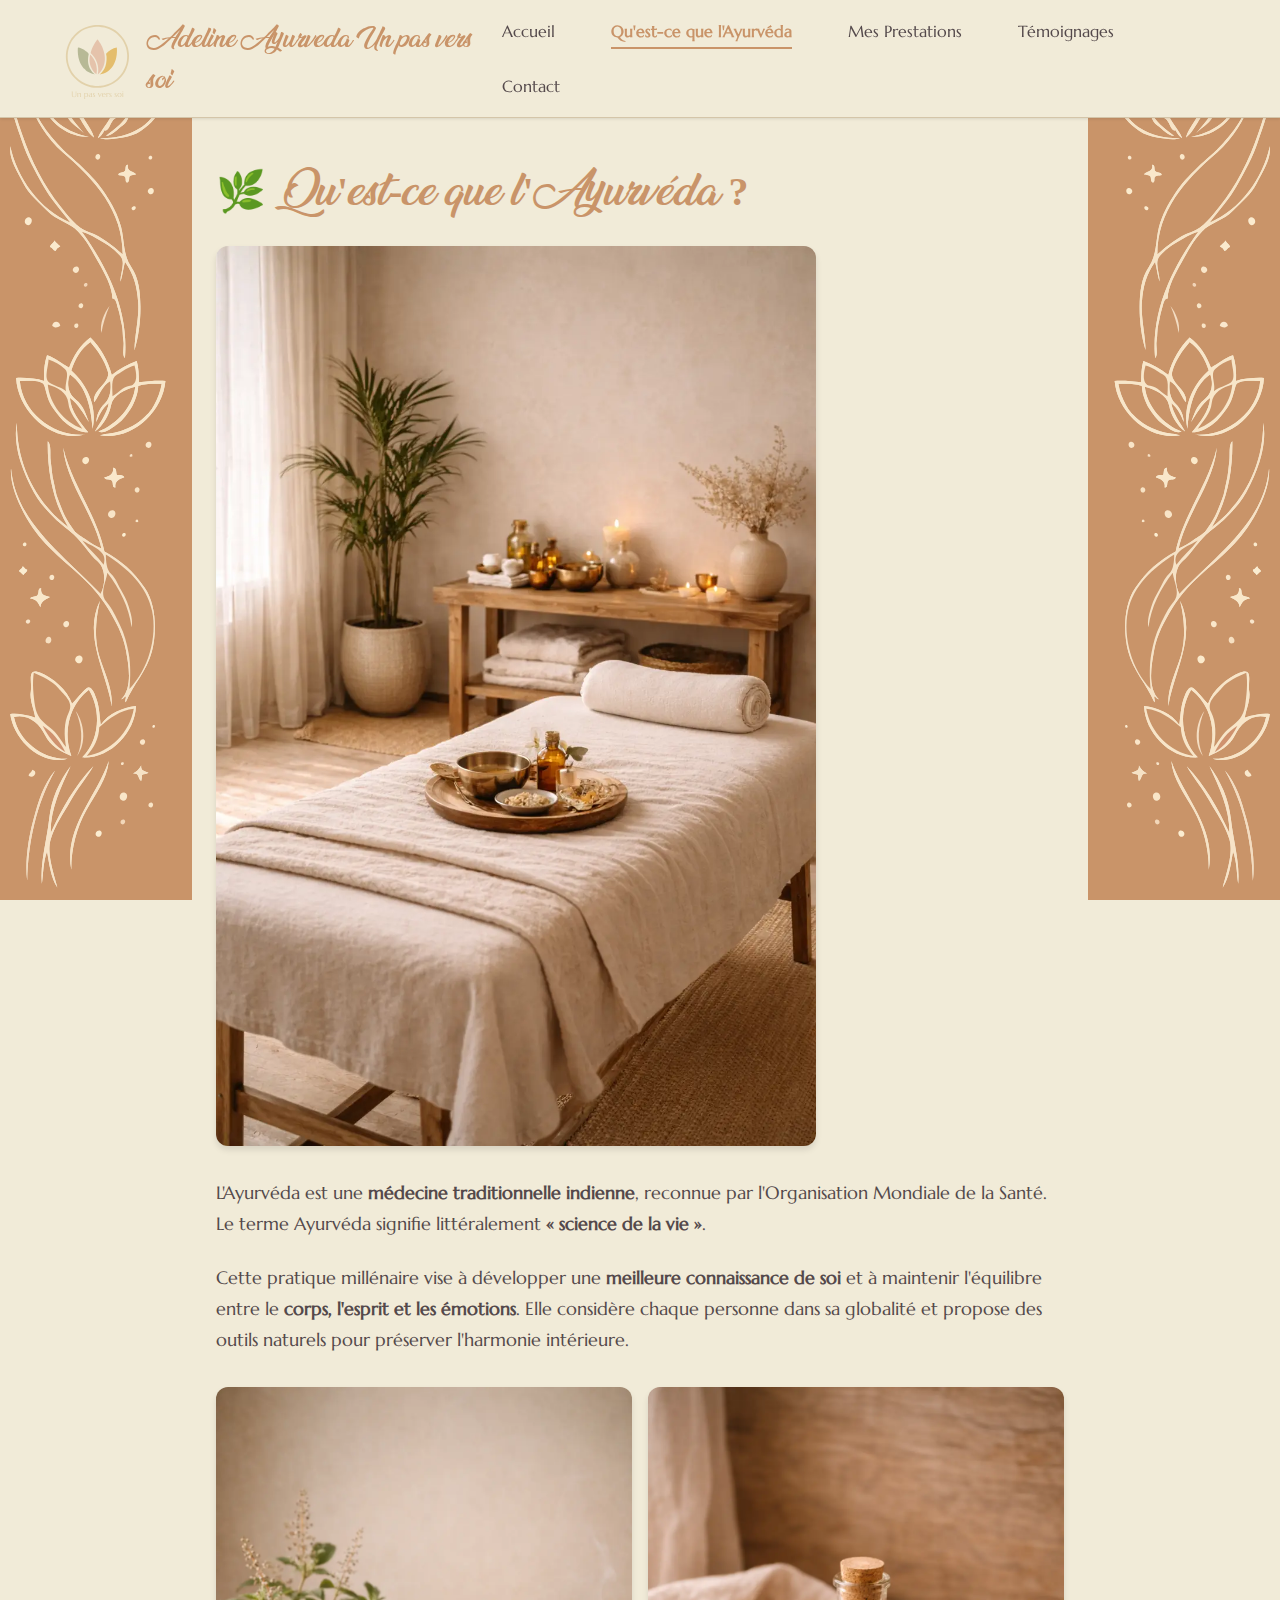
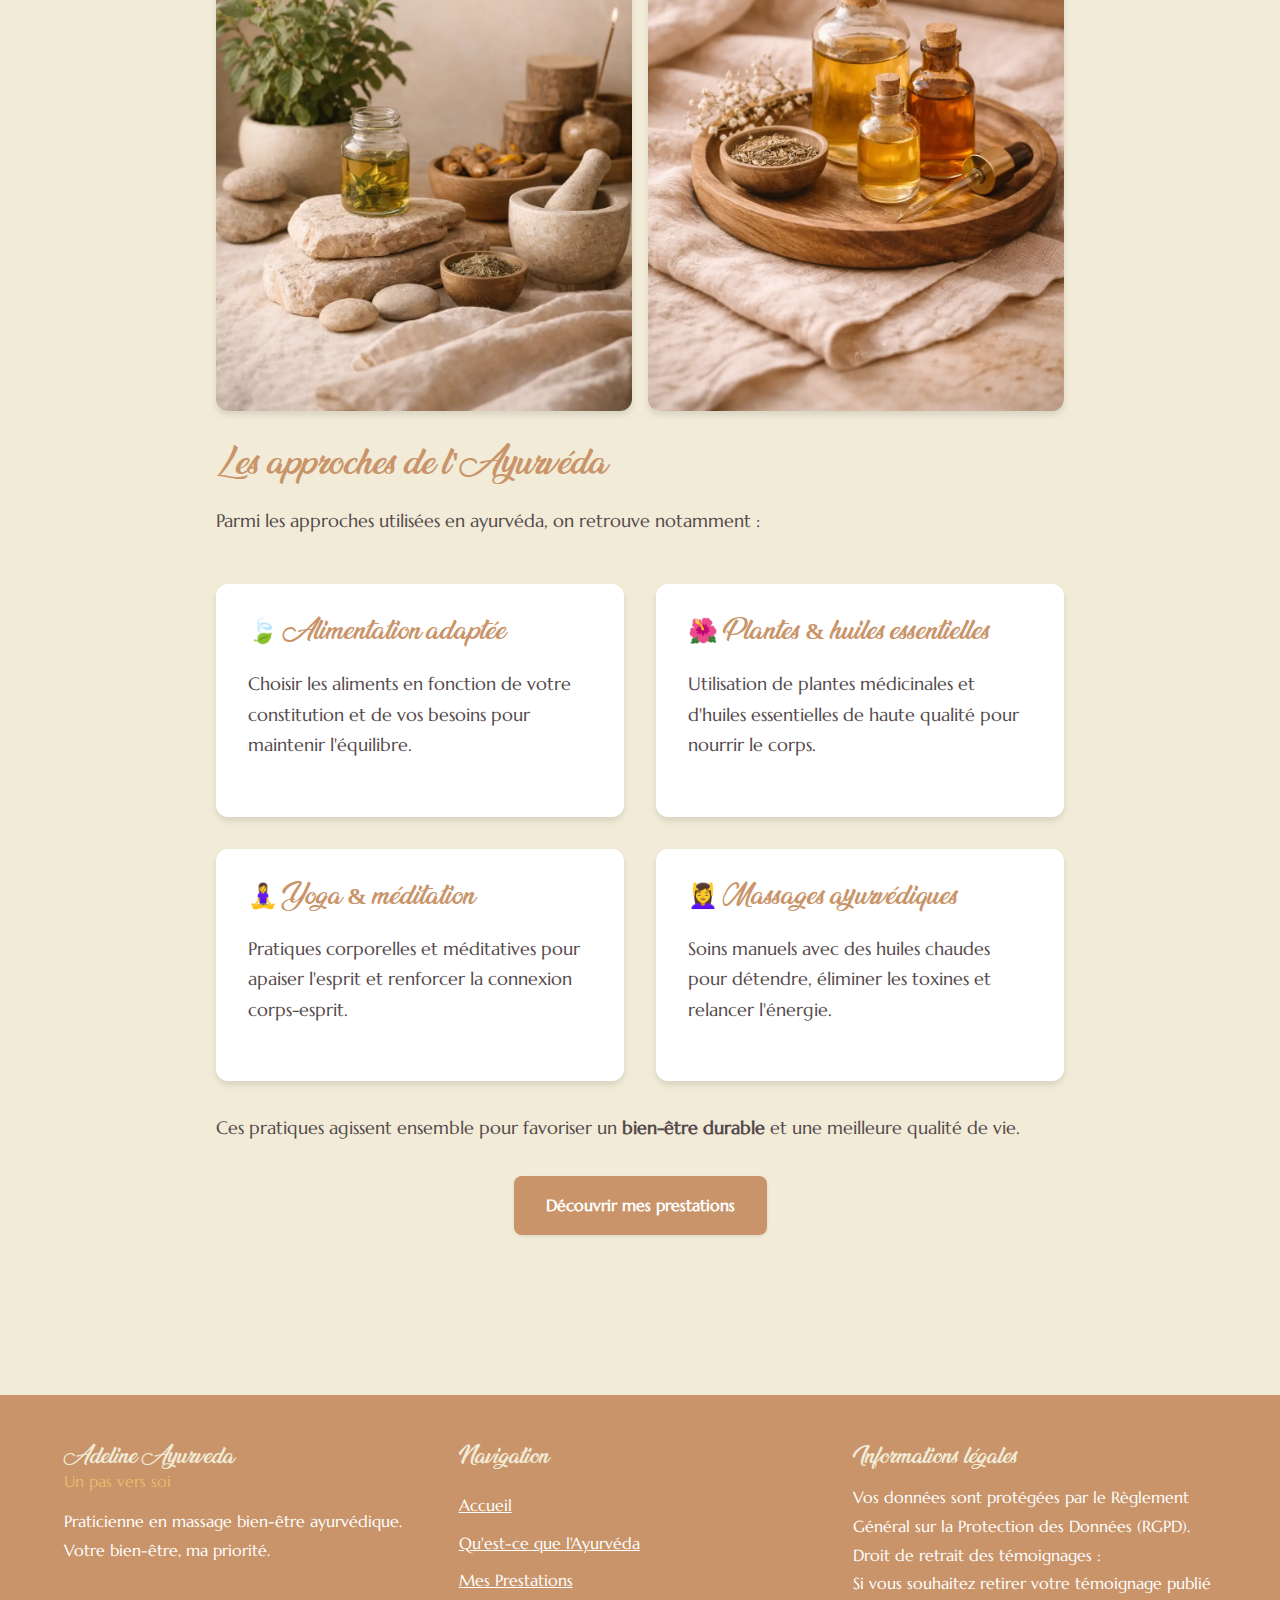
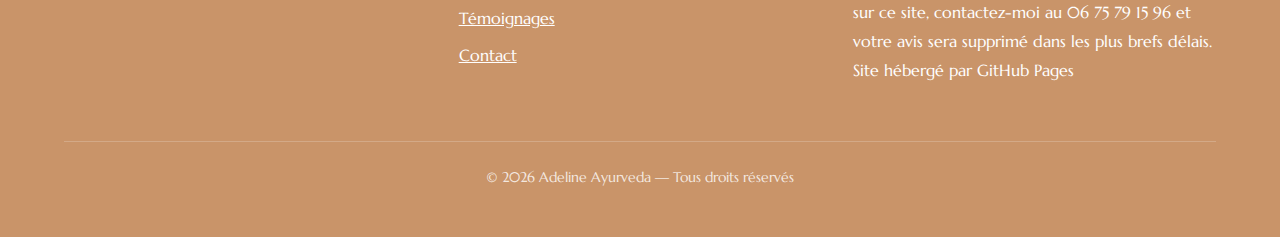
<file: ayurveda.html>
<!DOCTYPE html>
<html lang="fr">
<head>
  <meta charset="UTF-8">
  <meta name="viewport" content="width=device-width, initial-scale=1.0">
  <meta name="description" content="Découvrez l'Ayurvéda, médecine traditionnelle indienne reconnue par l'OMS. Science de la vie visant l'équilibre corps-esprit-émotions.">
  <title>Qu'est-ce que l'Ayurvéda — Adeline Ayurveda</title>

  <!-- Styles CSS -->
  <link rel="stylesheet" href="css/reset.css">
  <link rel="stylesheet" href="css/variables.css">
  <link rel="stylesheet" href="css/layout.css">
  <link rel="stylesheet" href="css/components.css">

  <!-- Favicon -->
  <link rel="icon" type="image/svg+xml" href="assets/logo.svg">
</head>
<body class="site-wrapper">

  <!-- Overlay menu mobile -->
  <div class="nav-overlay"></div>

  <!-- HEADER -->
  <header class="site-header">
    <div class="container">
      <div class="header-inner">
        <a href="index.html" class="site-logo">
          <img src="assets/logo.svg" alt="Logo Adeline Ayurveda">
          <div class="site-title">
              <span class="title-main">Adeline Ayurveda</span>
              <span class="title-tagline">Un pas vers soi</span>
            </div>
        </a>

        <!-- Bouton hamburger (mobile/tablette) -->
        <button class="nav-toggle" aria-label="Ouvrir le menu" aria-expanded="false">
          <div class="nav-toggle-icon">
            <span></span>
            <span></span>
            <span></span>
          </div>
        </button>

        <nav class="main-nav" aria-label="Navigation principale">
          <ul>
            <li><a href="index.html">Accueil</a></li>
            <li><a href="ayurveda.html" class="active">Qu'est-ce que l'Ayurvéda</a></li>
            <li><a href="prestations.html">Mes Prestations</a></li>
            <li><a href="avis.html">Témoignages</a></li>
            <li><a href="contact.html">Contact</a></li>
          </ul>
        </nav>
      </div>
    </div>
  </header>

  <!-- MAIN CONTENT -->
  <main>
    <section>
      <div class="container">
        <h1>🌿 Qu'est-ce que l'Ayurvéda ?</h1>

        <!-- Image d'illustration -->
        <div class="text-center mb-lg">
          <img src="assets/images/salle-massage-ayurveda.webp" alt="Salle de massage ayurveda" class="img-rounded img-shadow" style="max-width: 600px; width: 100%;">
        </div>

        <div class="container-narrow">
          <p>
            L'Ayurvéda est une <strong>médecine traditionnelle indienne</strong>, reconnue par l'Organisation Mondiale de la Santé.
            Le terme Ayurvéda signifie littéralement <strong>« science de la vie »</strong>.
          </p>

          <p>
            Cette pratique millénaire vise à développer une <strong>meilleure connaissance de soi</strong> et à maintenir
            l'équilibre entre le <strong>corps, l'esprit et les émotions</strong>.
            Elle considère chaque personne dans sa globalité et propose des outils naturels pour préserver l'harmonie intérieure.
          </p>

          <!-- Images épices et huiles -->
          <div style="display: grid; grid-template-columns: 1fr 1fr; gap: 1rem; margin: 2rem 0;">
            <img src="assets/images/epices-huiles-ayurvediques.webp" alt="Épices et huiles ayurvédiques" class="img-rounded img-shadow">
            <img src="assets/images/bouteille-huiles-essentielles.webp" alt="Bouteille d'huiles essentielles" class="img-rounded img-shadow">
          </div>

          <h2>Les approches de l'Ayurvéda</h2>
          <p>Parmi les approches utilisées en ayurvéda, on retrouve notamment :</p>

          <div class="cards-grid">
            <div class="card">
              <div class="card-header">
                <h3 class="card-title">🍃 Alimentation adaptée</h3>
              </div>
              <div class="card-body">
                <p>Choisir les aliments en fonction de votre constitution et de vos besoins pour maintenir l'équilibre.</p>
              </div>
            </div>

            <div class="card">
              <div class="card-header">
                <h3 class="card-title">🌺 Plantes & huiles essentielles</h3>
              </div>
              <div class="card-body">
                <p>Utilisation de plantes médicinales et d'huiles essentielles de haute qualité pour nourrir le corps.</p>
              </div>
            </div>

            <div class="card">
              <div class="card-header">
                <h3 class="card-title">🧘‍♀️ Yoga & méditation</h3>
              </div>
              <div class="card-body">
                <p>Pratiques corporelles et méditatives pour apaiser l'esprit et renforcer la connexion corps-esprit.</p>
              </div>
            </div>

            <div class="card">
              <div class="card-header">
                <h3 class="card-title">💆‍♀️ Massages ayurvédiques</h3>
              </div>
              <div class="card-body">
                <p>Soins manuels avec des huiles chaudes pour détendre, éliminer les toxines et relancer l'énergie.</p>
              </div>
            </div>
          </div>

          <p class="mt-lg">
            Ces pratiques agissent ensemble pour favoriser un <strong>bien-être durable</strong> et une meilleure qualité de vie.
          </p>

          <div class="text-center mt-lg">
            <a href="prestations.html" class="btn btn-primary">Découvrir mes prestations</a>
          </div>
        </div>
      </div>
    </section>
  </main>

  <!-- FOOTER -->
  <footer class="site-footer">
    <div class="container">
      <div class="footer-content">
        <div class="footer-section">
          <h3>Adeline Ayurveda<br /><span style="font-family: var(--font-body); font-size: var(--font-size-sm); color: var(--color-accent-1); font-weight: normal;">Un pas vers soi</span></h3>
          <p>
            Praticienne en massage bien-être ayurvédique.<br>
            Votre bien-être, ma priorité.
          </p>
        </div>
        <div class="footer-section">
          <h3>Navigation</h3>
          <nav aria-label="Navigation footer">
            <a href="index.html">Accueil</a><br>
            <a href="ayurveda.html">Qu'est-ce que l'Ayurvéda</a><br>
            <a href="prestations.html">Mes Prestations</a><br>
            <a href="avis.html">Témoignages</a><br>
            <a href="contact.html">Contact</a>
          </nav>
        </div>
        <div class="footer-section">
          <h3>Informations légales</h3>
          <p>
            Vos données sont protégées par le Règlement Général sur la Protection des Données (RGPD).<br>
            Droit de retrait des témoignages :<br />
              Si vous souhaitez retirer votre témoignage publié sur ce site, contactez-moi au 06 75 79 15 96 et votre avis sera supprimé dans les plus brefs délais.<br>
            Site hébergé par GitHub Pages
          </p>
        </div>
      </div>
      <div class="footer-bottom">
        <p>&copy; <span id="currentYear"></span> Adeline Ayurveda — Tous droits réservés</p>
      </div>
    </div>
  </footer>

  <!-- Scripts JS -->
  <script src="js/menu-hamburger.js" defer></script>
    <!-- Mise à jour automatique de l'année dans le footer -->
    <script>
      document.getElementById("currentYear").textContent = new Date().getFullYear();
    </script>
  </body>
</html>
</file>
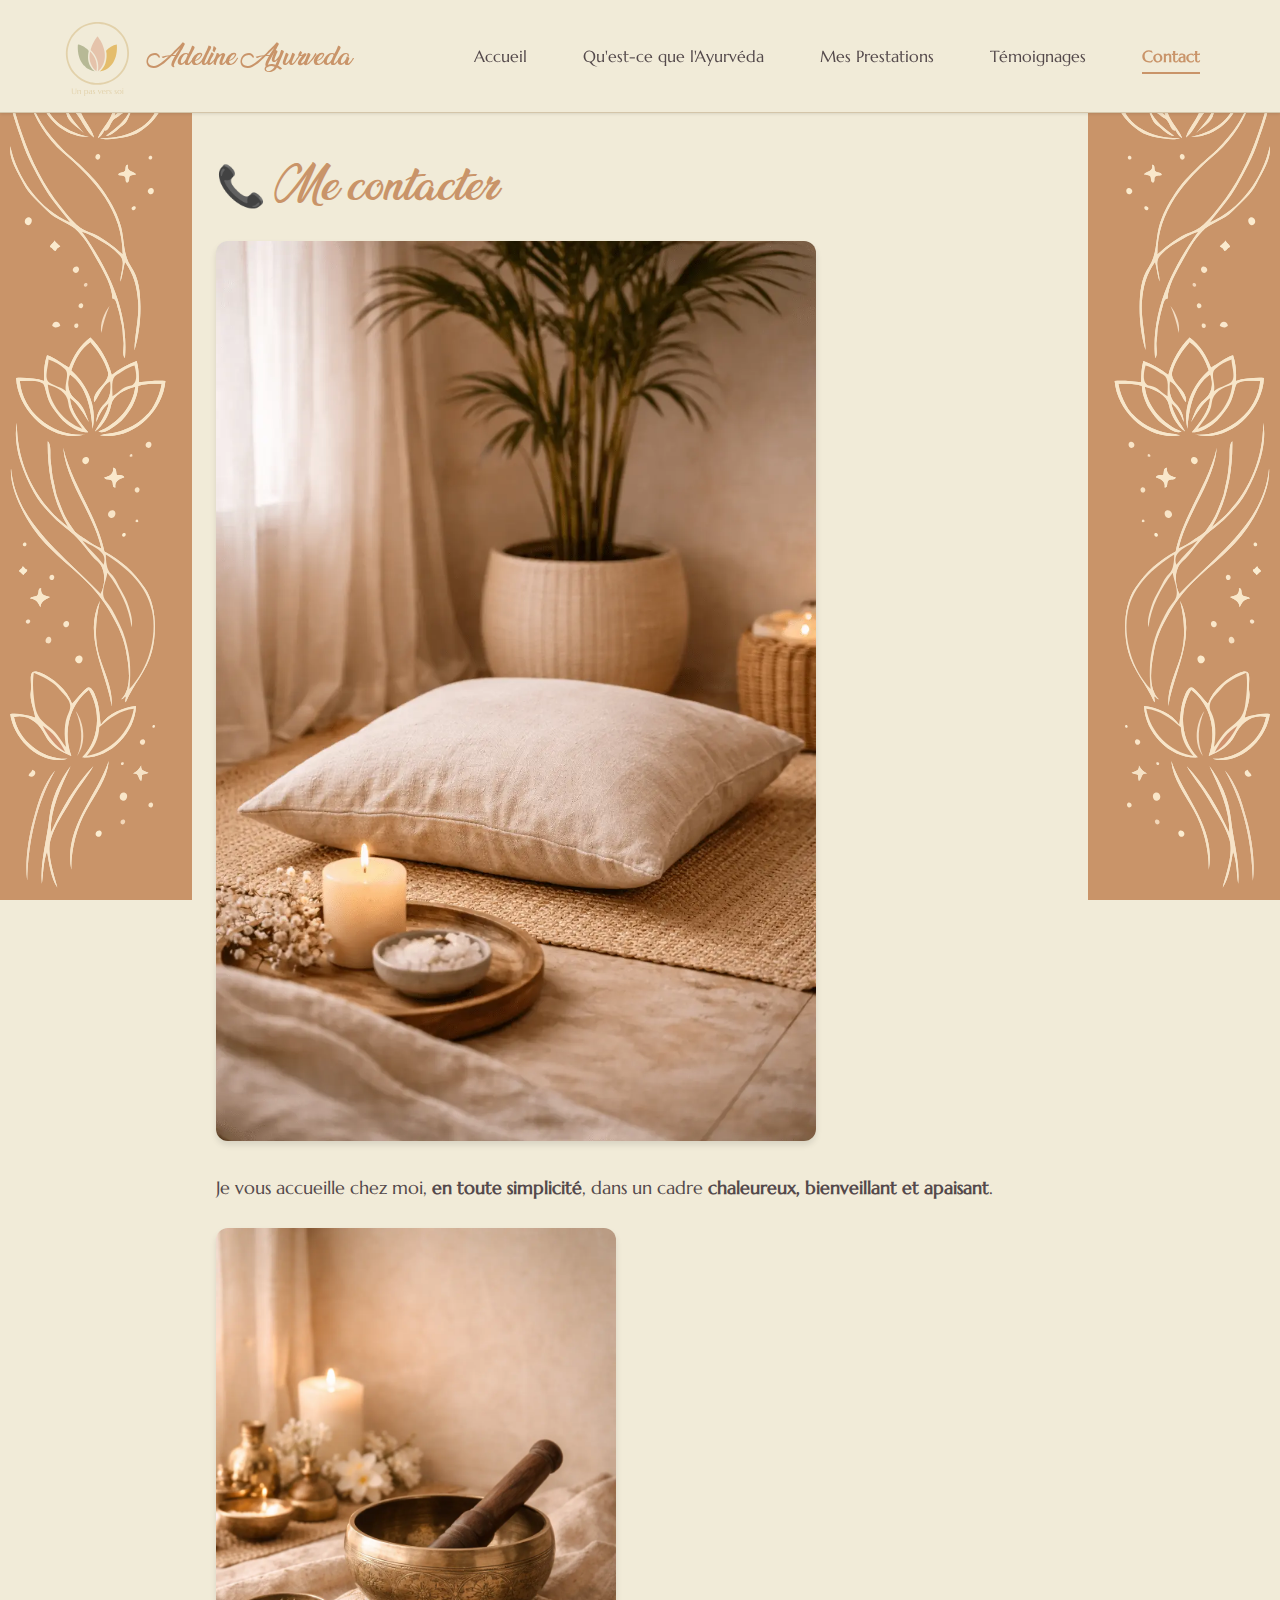
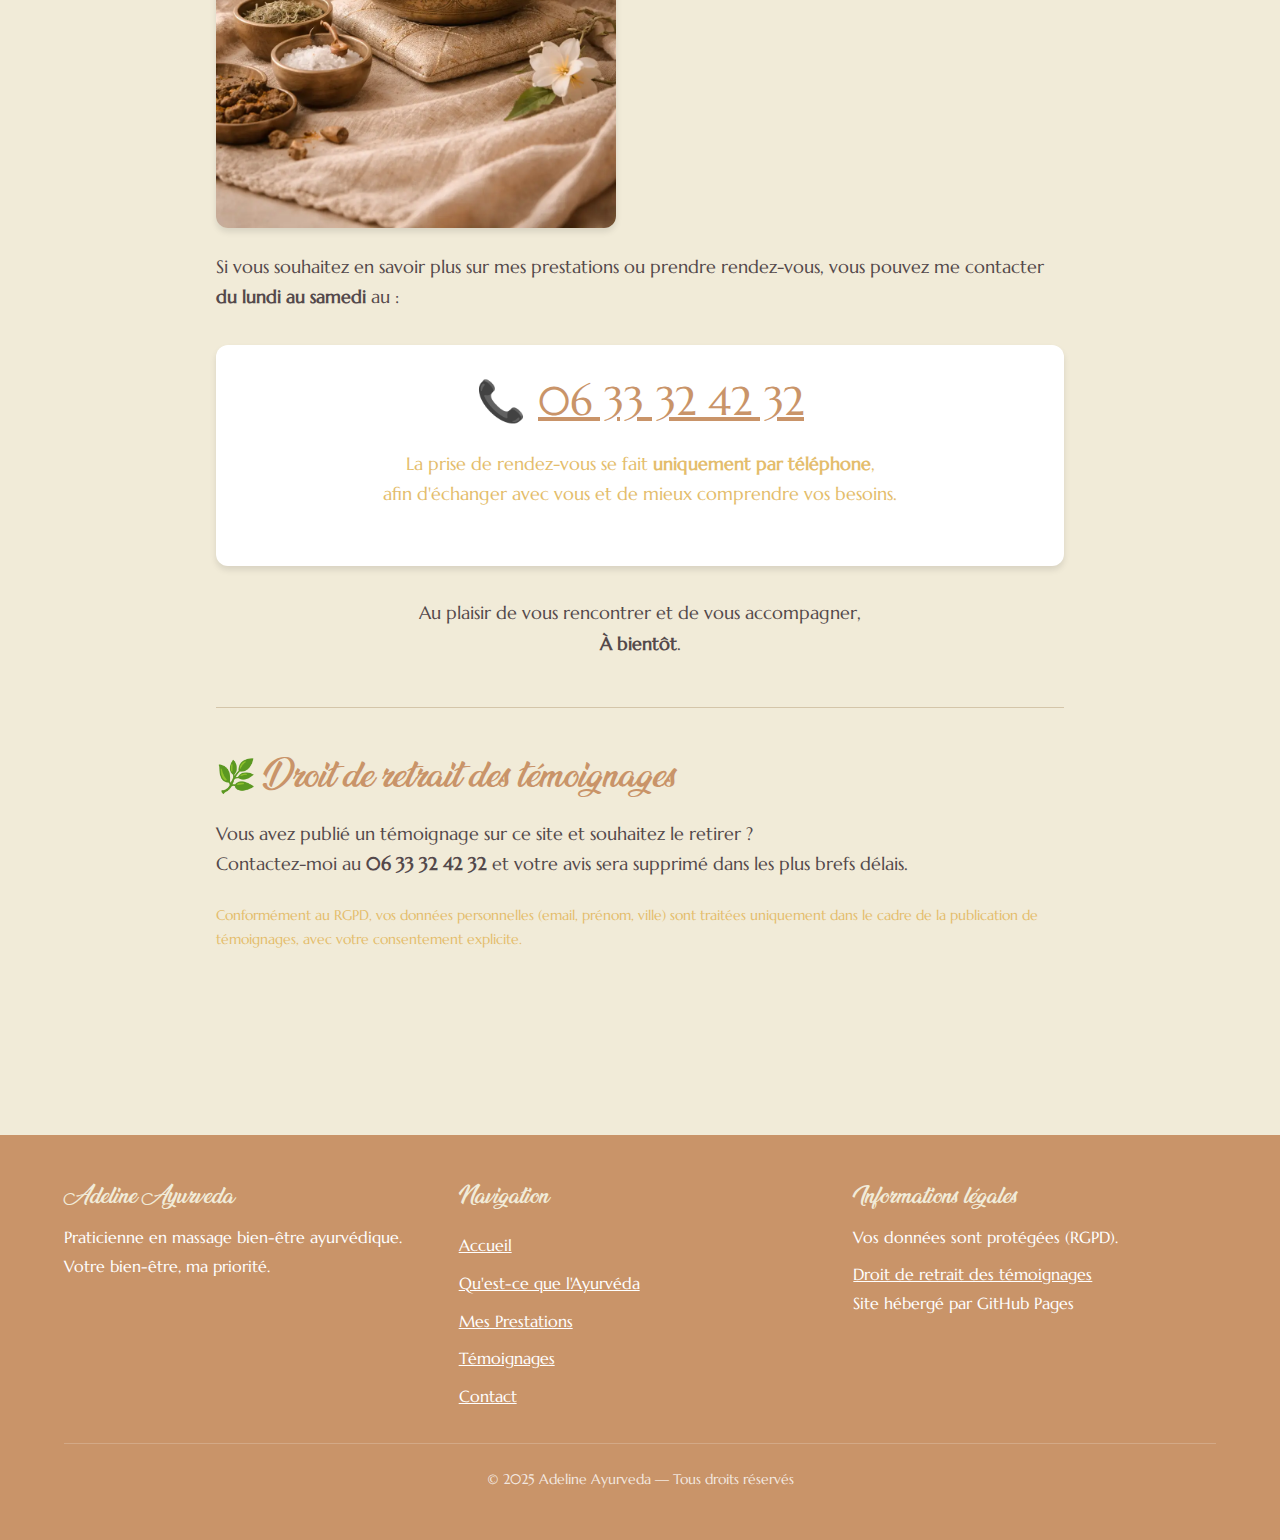
<file: contact.html>
<!DOCTYPE html>
<html lang="fr">
<head>
  <meta charset="UTF-8">
  <meta name="viewport" content="width=device-width, initial-scale=1.0">
  <meta name="description" content="Contactez Adeline pour réserver un massage ayurvédique. Disponible du lundi au samedi au 06 33 32 42 32.">
  <title>Contact — Adeline Ayurveda</title>

  <!-- Styles CSS -->
  <link rel="stylesheet" href="css/reset.css">
  <link rel="stylesheet" href="css/variables.css">
  <link rel="stylesheet" href="css/layout.css">
  <link rel="stylesheet" href="css/components.css">

  <!-- Favicon -->
  <link rel="icon" type="image/svg+xml" href="assets/logo.svg">
</head>
<body class="site-wrapper">

  <!-- Overlay menu mobile -->
  <div class="nav-overlay"></div>

  <!-- HEADER -->
  <header class="site-header">
    <div class="container">
      <div class="header-inner">
        <a href="index.html" class="site-logo">
          <img src="assets/logo.svg" alt="Logo Adeline Ayurveda">
          <span class="site-title">Adeline Ayurveda</span>
        </a>

        <!-- Bouton hamburger (mobile/tablette) -->
        <button class="nav-toggle" aria-label="Ouvrir le menu" aria-expanded="false">
          <div class="nav-toggle-icon">
            <span></span>
            <span></span>
            <span></span>
          </div>
        </button>

        <nav class="main-nav" aria-label="Navigation principale">
          <ul>
            <li><a href="index.html">Accueil</a></li>
            <li><a href="ayurveda.html">Qu'est-ce que l'Ayurvéda</a></li>
            <li><a href="prestations.html">Mes Prestations</a></li>
            <li><a href="avis.html">Témoignages</a></li>
            <li><a href="contact.html" class="active">Contact</a></li>
          </ul>
        </nav>
      </div>
    </div>
  </header>

  <!-- MAIN CONTENT -->
  <main>
    <section>
      <div class="container">
        <h1>📞 Me contacter</h1>

        <!-- Image d'illustration -->
        <div class="text-center mb-lg">
          <img src="assets/images/coin-detente-apaisant-lumineux.webp" alt="Coin détente apaisant et lumineux" class="img-rounded img-shadow" style="max-width: 600px; width: 100%;">
        </div>

        <div class="container-narrow">
          <p>
            Je vous accueille chez moi, <strong>en toute simplicité</strong>, dans un cadre <strong>chaleureux, bienveillant et apaisant</strong>.
          </p>

          <!-- Image bol tibétain -->
          <div class="text-center mb-md">
            <img src="assets/images/sereinite-ayurveda-bol-tibetain.webp" alt="Sérénité ayurveda - bol tibétain" class="img-rounded img-shadow" style="max-width: 400px; width: 100%;">
          </div>

          <p>
            Si vous souhaitez en savoir plus sur mes prestations ou prendre rendez-vous, vous pouvez me contacter
            <strong>du lundi au samedi</strong> au :
          </p>

          <!-- Carte de contact -->
          <div class="card text-center mt-lg mb-lg">
            <div class="card-body">
              <h2 class="card-title" style="font-family: var(--font-body), var(--font-fallback); font-size: var(--font-size-2xl); margin-bottom: var(--spacing-md); font-weight: var(--font-weight-normal);">
                📞 <a href="tel:0633324232" style="color: var(--color-accent-3); text-decoration: underline;">06 33 32 42 32</a>
              </h2>
              <p class="text-muted">
                La prise de rendez-vous se fait <strong>uniquement par téléphone</strong>,<br>
                afin d'échanger avec vous et de mieux comprendre vos besoins.
              </p>
            </div>
          </div>

          <p class="text-center">
            Au plaisir de vous rencontrer et de vous accompagner,<br>
            <strong>À bientôt</strong>.
          </p>

          <div class="divider"></div>

          <h2>🌿 Droit de retrait des témoignages</h2>
          <p>
            Vous avez publié un témoignage sur ce site et souhaitez le retirer ?<br>
            Contactez-moi au <strong>06 33 32 42 32</strong> et votre avis sera supprimé dans les plus brefs délais.
          </p>
          <p class="text-muted" style="font-size: var(--font-size-xs);">
            Conformément au RGPD, vos données personnelles (email, prénom, ville) sont traitées uniquement
            dans le cadre de la publication de témoignages, avec votre consentement explicite.
          </p>
        </div>
      </div>
    </section>
  </main>

  <!-- FOOTER -->
  <footer class="site-footer">
    <div class="container">
      <div class="footer-content">
        <div class="footer-section">
          <h3>Adeline Ayurveda</h3>
          <p>
            Praticienne en massage bien-être ayurvédique.<br>
            Votre bien-être, ma priorité.
          </p>
        </div>
        <div class="footer-section">
          <h3>Navigation</h3>
          <nav aria-label="Navigation footer">
            <a href="index.html">Accueil</a><br>
            <a href="ayurveda.html">Qu'est-ce que l'Ayurvéda</a><br>
            <a href="prestations.html">Mes Prestations</a><br>
            <a href="avis.html">Témoignages</a><br>
            <a href="contact.html">Contact</a>
          </nav>
        </div>
        <div class="footer-section">
          <h3>Informations légales</h3>
          <p>
            Vos données sont protégées (RGPD).<br>
            <a href="contact.html">Droit de retrait des témoignages</a><br>
            Site hébergé par GitHub Pages
          </p>
        </div>
      </div>
      <div class="footer-bottom">
        <p>&copy; 2025 Adeline Ayurveda — Tous droits réservés</p>
      </div>
    </div>
  </footer>

  <!-- Scripts JS -->
  <script src="js/menu-hamburger.js" defer></script>
</body>
</html>
</file>
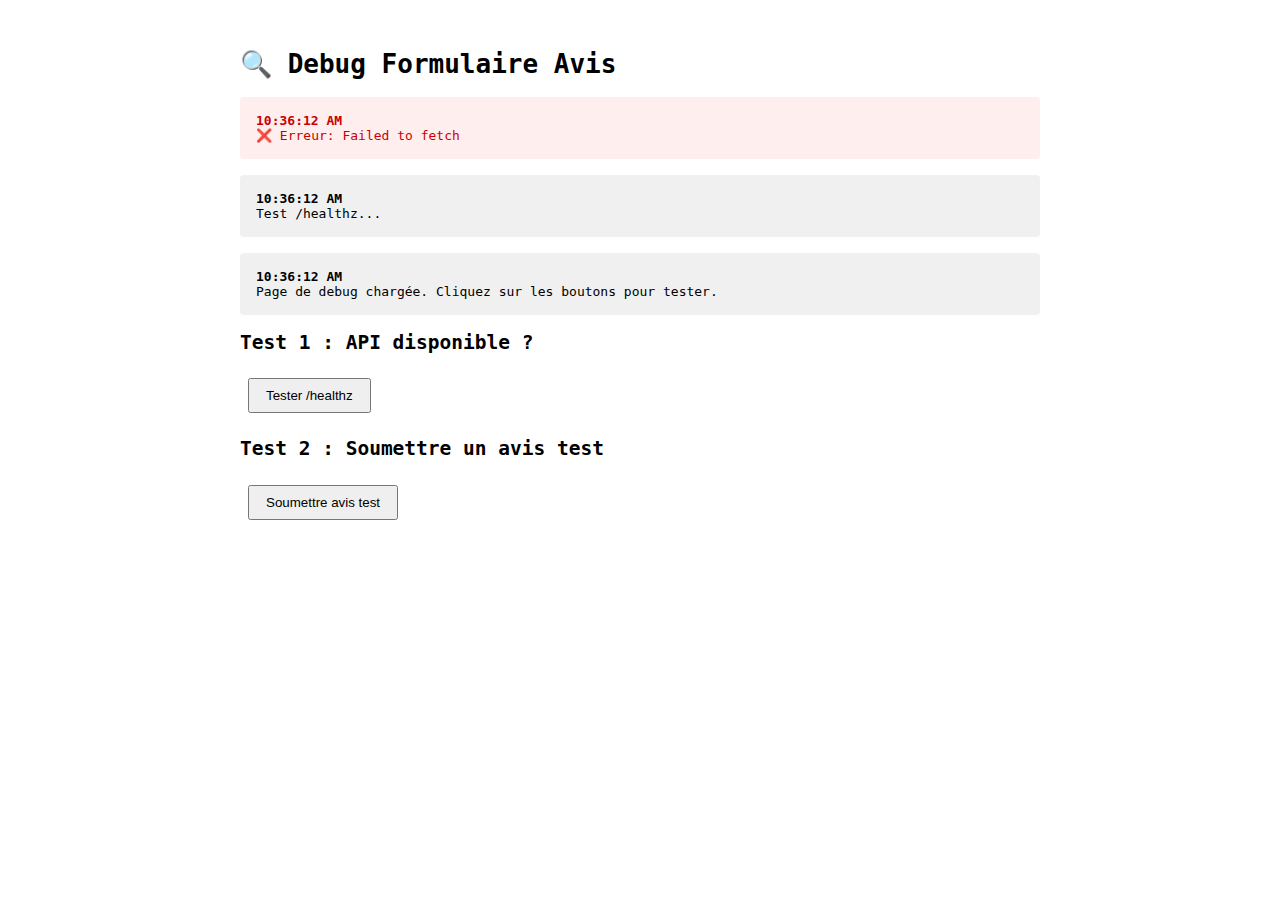
<file: debug-form.html>
<!DOCTYPE html>
<html lang="fr">
<head>
  <meta charset="UTF-8">
  <meta name="viewport" content="width=device-width, initial-scale=1.0">
  <title>Debug Formulaire</title>
  <style>
    body { font-family: monospace; padding: 2rem; max-width: 800px; margin: 0 auto; }
    .log { background: #f0f0f0; padding: 1rem; margin: 1rem 0; border-radius: 4px; }
    .error { background: #fee; color: #c00; }
    .success { background: #efe; color: #060; }
    button { padding: 0.5rem 1rem; margin: 0.5rem; }
  </style>
</head>
<body>
  <h1>🔍 Debug Formulaire Avis</h1>

  <div id="logs"></div>

  <h2>Test 1 : API disponible ?</h2>
  <button onclick="testHealthz()">Tester /healthz</button>

  <h2>Test 2 : Soumettre un avis test</h2>
  <button onclick="testSubmitReview()">Soumettre avis test</button>

  <script>
    const API_BASE = 'http://localhost:3000';
    const logsDiv = document.getElementById('logs');

    function log(message, type = 'log') {
      const div = document.createElement('div');
      div.className = `log ${type}`;
      div.innerHTML = `<strong>${new Date().toLocaleTimeString()}</strong><br>${message}`;
      logsDiv.insertBefore(div, logsDiv.firstChild);
    }

    async function testHealthz() {
      log('Test /healthz...');
      try {
        const response = await fetch(`${API_BASE}/healthz`);
        const data = await response.json();
        log(`✅ Backend OK<br><pre>${JSON.stringify(data, null, 2)}</pre>`, 'success');
      } catch (error) {
        log(`❌ Erreur: ${error.message}`, 'error');
      }
    }

    async function testSubmitReview() {
      log('Test POST /api/reviews...');

      const reviewData = {
        name: 'Debug Test',
        city: 'Paris',
        rating: 5,
        message: 'Ceci est un test de debug du formulaire',
        email: 'debug@test.com',
        website: '' // Honeypot vide
      };

      log(`Données envoyées :<br><pre>${JSON.stringify(reviewData, null, 2)}</pre>`);

      try {
        const response = await fetch(`${API_BASE}/api/reviews`, {
          method: 'POST',
          headers: {
            'Content-Type': 'application/json',
            'Accept': 'application/json'
          },
          body: JSON.stringify(reviewData)
        });

        log(`Status: ${response.status} ${response.statusText}`);

        const contentType = response.headers.get('content-type');
        log(`Content-Type: ${contentType}`);

        if (contentType && contentType.includes('application/json')) {
          const data = await response.json();

          if (response.ok) {
            log(`✅ SUCCÈS<br><pre>${JSON.stringify(data, null, 2)}</pre>`, 'success');
          } else {
            log(`❌ ERREUR Backend<br><pre>${JSON.stringify(data, null, 2)}</pre>`, 'error');
          }
        } else {
          const text = await response.text();
          log(`❌ Réponse non-JSON<br><pre>${text}</pre>`, 'error');
        }

      } catch (error) {
        log(`❌ Erreur réseau: ${error.message}<br>Le backend est-il démarré ?`, 'error');
      }
    }

    // Test auto au chargement
    window.addEventListener('load', () => {
      log('Page de debug chargée. Cliquez sur les boutons pour tester.');
      testHealthz();
    });
  </script>
</body>
</html>
</file>
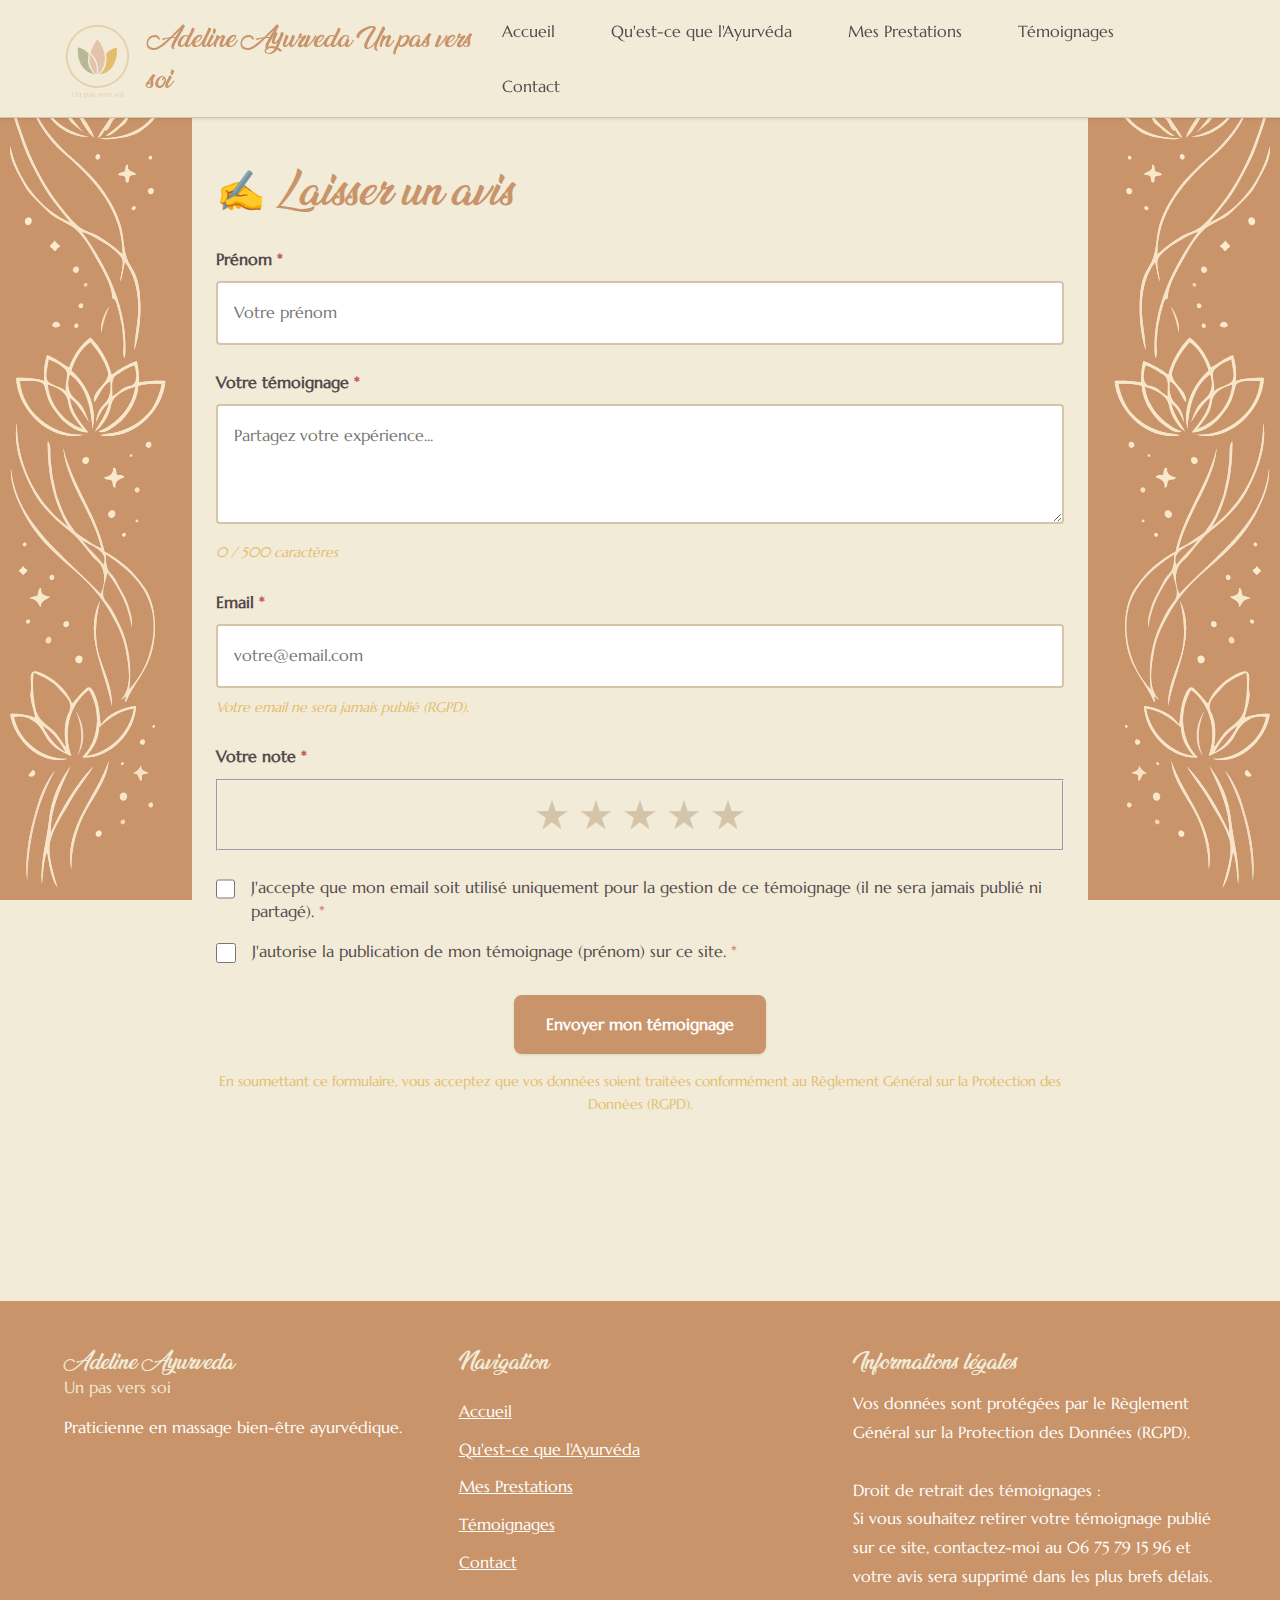
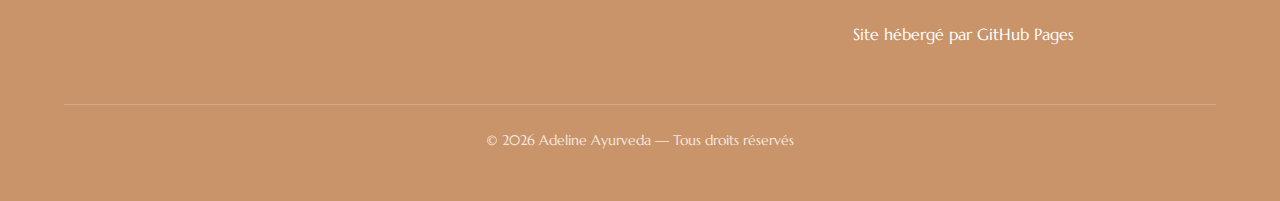
<file: laisser-un-avis.html>
<!DOCTYPE html>
<html lang="fr">
  <head>
    <meta charset="UTF-8" />
    <meta name="viewport" content="width=device-width, initial-scale=1.0" />
    <meta
      name="description"
      content="Partagez votre expérience après un massage ayurvédique. Formulaire sécurisé et conforme RGPD."
    />
    <title>Laisser un avis — Adeline Ayurveda</title>

    <!-- Styles CSS -->
    <link rel="stylesheet" href="css/reset.css" />
    <link rel="stylesheet" href="css/variables.css" />
    <link rel="stylesheet" href="css/layout.css" />
    <link rel="stylesheet" href="css/components.css" />

    <!-- Favicon -->
    <link rel="icon" type="image/svg+xml" href="assets/logo.svg" />

    <style>
      /* Styles spécifiques pour la notation étoiles */
      .rating-stars {
        display: flex;
        flex-direction: row-reverse;
        justify-content: center;
        gap: 0.5rem;
        font-size: 2.5rem;
      }

      .rating-stars input[type="radio"] {
        display: none;
      }

      .rating-stars label {
        cursor: pointer;
        color: var(--color-border);
        transition: color var(--transition-fast);
      }

      .rating-stars label:hover,
      .rating-stars label:hover ~ label,
      .rating-stars input[type="radio"]:checked ~ label {
        color: var(--color-accent-1);
      }

      .rating-stars label::before {
        content: "★";
      }
    </style>
  </head>
  <body class="site-wrapper">
    <!-- Overlay menu mobile -->
    <div class="nav-overlay"></div>

    <!-- HEADER -->
    <header class="site-header">
      <div class="container">
        <div class="header-inner">
          <a href="index.html" class="site-logo">
            <img src="assets/logo.svg" alt="Logo Adeline Ayurveda" />
            <div class="site-title">
              <span class="title-main">Adeline Ayurveda</span>
              <span class="title-tagline">Un pas vers soi</span>
            </div>
          </a>

          <!-- Bouton hamburger (mobile/tablette) -->
          <button
            class="nav-toggle"
            aria-label="Ouvrir le menu"
            aria-expanded="false"
          >
            <div class="nav-toggle-icon">
              <span></span>
              <span></span>
              <span></span>
            </div>
          </button>

          <nav class="main-nav" aria-label="Navigation principale">
            <ul>
              <li><a href="index.html">Accueil</a></li>
              <li><a href="ayurveda.html">Qu'est-ce que l'Ayurvéda</a></li>
              <li><a href="prestations.html">Mes Prestations</a></li>
              <li><a href="avis.html">Témoignages</a></li>
              <li><a href="contact.html">Contact</a></li>
            </ul>
          </nav>
        </div>
      </div>
    </header>

    <!-- MAIN CONTENT -->
    <main>
      <section>
        <div class="container">
          <h1>✍️ Laisser un avis</h1>

          <div class="container-narrow">
            <!-- Messages de retour (succès/erreur) -->
            <div
              id="successMessage"
              class="message message-success"
              style="display: none"
            >
              <p><strong>Merci pour votre témoignage !</strong></p>
              <p>Votre avis sera publié après validation.</p>
            </div>

            <div
              id="errorMessageForm"
              class="message message-error"
              style="display: none"
            >
              <p><strong>Une erreur est survenue.</strong></p>
              <p id="errorText">Veuillez réessayer ultérieurement.</p>
            </div>

            <!-- FORMULAIRE -->
            <form id="reviewForm" class="mt-lg" novalidate>
              <!-- Honeypot (champ caché anti-spam) -->
              <div class="honeypot">
                <label for="website">Ne pas remplir ce champ</label>
                <input
                  type="text"
                  id="website"
                  name="website"
                  tabindex="-1"
                  autocomplete="off"
                />
              </div>

              <!-- Prénom -->
              <div class="form-group">
                <label for="firstname" class="form-label required"
                  >Prénom</label
                >
                <input
                  type="text"
                  id="firstname"
                  name="firstname"
                  class="form-input"
                  required
                  maxlength="50"
                  placeholder="Votre prénom"
                />
                <span class="form-error" id="firstnameError"></span>
              </div>

              <!-- Témoignage -->
              <div class="form-group">
                <label for="message" class="form-label required"
                  >Votre témoignage</label
                >
                <textarea
                  id="message"
                  name="message"
                  class="form-textarea"
                  required
                  minlength="10"
                  maxlength="500"
                  placeholder="Partagez votre expérience..."
                ></textarea>
                <span class="form-hint" id="messageCount"
                  >0 / 500 caractères</span
                >
                <span class="form-error" id="messageError"></span>
              </div>

              <!-- Email -->
              <div class="form-group">
                <label for="email" class="form-label required">Email</label>
                <input
                  type="email"
                  id="email"
                  name="email"
                  class="form-input"
                  required
                  placeholder="votre@email.com"
                />
                <span class="form-hint"
                  >Votre email ne sera jamais publié (RGPD).</span
                >
                <span class="form-error" id="emailError"></span>
              </div>

              <!-- Notation étoiles -->
              <div class="form-group">
                <label class="form-label required">Votre note</label>
                <fieldset
                  class="rating-stars"
                  aria-label="Notation de 1 à 5 étoiles"
                >
                  <input
                    type="radio"
                    id="star5"
                    name="rating"
                    value="5"
                    required
                  />
                  <label for="star5" title="5 étoiles"></label>

                  <input type="radio" id="star4" name="rating" value="4" />
                  <label for="star4" title="4 étoiles"></label>

                  <input type="radio" id="star3" name="rating" value="3" />
                  <label for="star3" title="3 étoiles"></label>

                  <input type="radio" id="star2" name="rating" value="2" />
                  <label for="star2" title="2 étoiles"></label>

                  <input type="radio" id="star1" name="rating" value="1" />
                  <label for="star1" title="1 étoile"></label>
                </fieldset>
                <span class="form-error" id="ratingError"></span>
              </div>

              <!-- Consentement email -->
              <div class="form-checkbox">
                <input
                  type="checkbox"
                  id="consentEmail"
                  name="consentEmail"
                  required
                />
                <label for="consentEmail">
                  J'accepte que mon email soit utilisé uniquement pour la
                  gestion de ce témoignage (il ne sera jamais publié ni
                  partagé).<span style="color: var(--color-error)"> *</span>
                </label>
              </div>

              <!-- Autorisation publication -->
              <div class="form-checkbox">
                <input
                  type="checkbox"
                  id="consentPublication"
                  name="consentPublication"
                  required
                />
                <label for="consentPublication">
                  J'autorise la publication de mon témoignage (prénom) sur ce
                  site.<span style="color: var(--color-error)"> *</span>
                </label>
              </div>

              <!-- Bouton submit -->
              <div class="form-group text-center mt-lg">
                <button type="submit" class="btn btn-primary" id="submitBtn">
                  Envoyer mon témoignage
                </button>
                <p
                  class="text-muted mt-sm"
                  style="font-size: var(--font-size-xs)"
                >
                  En soumettant ce formulaire, vous acceptez que vos données
                  soient traitées conformément au Règlement Général sur la
                  Protection des Données (RGPD).
                </p>
              </div>
            </form>
          </div>
        </div>
      </section>
    </main>

    <!-- FOOTER -->
    <footer class="site-footer">
      <div class="container">
        <div class="footer-content">
          <div class="footer-section">
            <h3>Adeline Ayurveda<br /><span style="font-family: var(--font-body); font-size: var(--font-size-sm); font-weight: normal;">Un pas vers soi</span></h3>
            <p>
              Praticienne en massage bien-être ayurvédique.
            </p>
          </div>
          <div class="footer-section">
            <h3>Navigation</h3>
            <nav aria-label="Navigation footer">
              <a href="index.html">Accueil</a><br />
              <a href="ayurveda.html">Qu'est-ce que l'Ayurvéda</a><br />
              <a href="prestations.html">Mes Prestations</a><br />
              <a href="avis.html">Témoignages</a><br />
              <a href="contact.html">Contact</a>
            </nav>
          </div>
          <div class="footer-section">
            <h3>Informations légales</h3>
            <p>
              Vos données sont protégées par le Règlement Général sur la Protection des Données (RGPD).<br />
              <br />
              Droit de retrait des témoignages :<br />
              Si vous souhaitez retirer votre témoignage publié sur ce site, contactez-moi au 06 75 79 15 96 et votre avis sera supprimé dans les plus brefs délais.<br />
              <br />
              Site hébergé par GitHub Pages
            </p>
          </div>
        </div>
        <div class="footer-bottom">
          <p>&copy; <span id="currentYear"></span> Adeline Ayurveda — Tous droits réservés</p>
        </div>
      </div>
    </footer>

    <!-- Scripts JS -->
    <script src="js/menu-hamburger.js" defer></script>
    <script src="js/api.js" defer></script>
    <script src="js/form-handler.js" defer></script>

    <!-- Compteur de caractères temps réel -->
    <script>
      document.addEventListener("DOMContentLoaded", () => {
        const messageField = document.getElementById("message");
        const messageCount = document.getElementById("messageCount");

        messageField.addEventListener("input", () => {
          const length = messageField.value.length;
          messageCount.textContent = `${length} / 500 caractères`;
        });

        // Mise à jour automatique de l'année dans le footer
        document.getElementById("currentYear").textContent = new Date().getFullYear();
      });
    </script>
  </body>
</html>
</file>
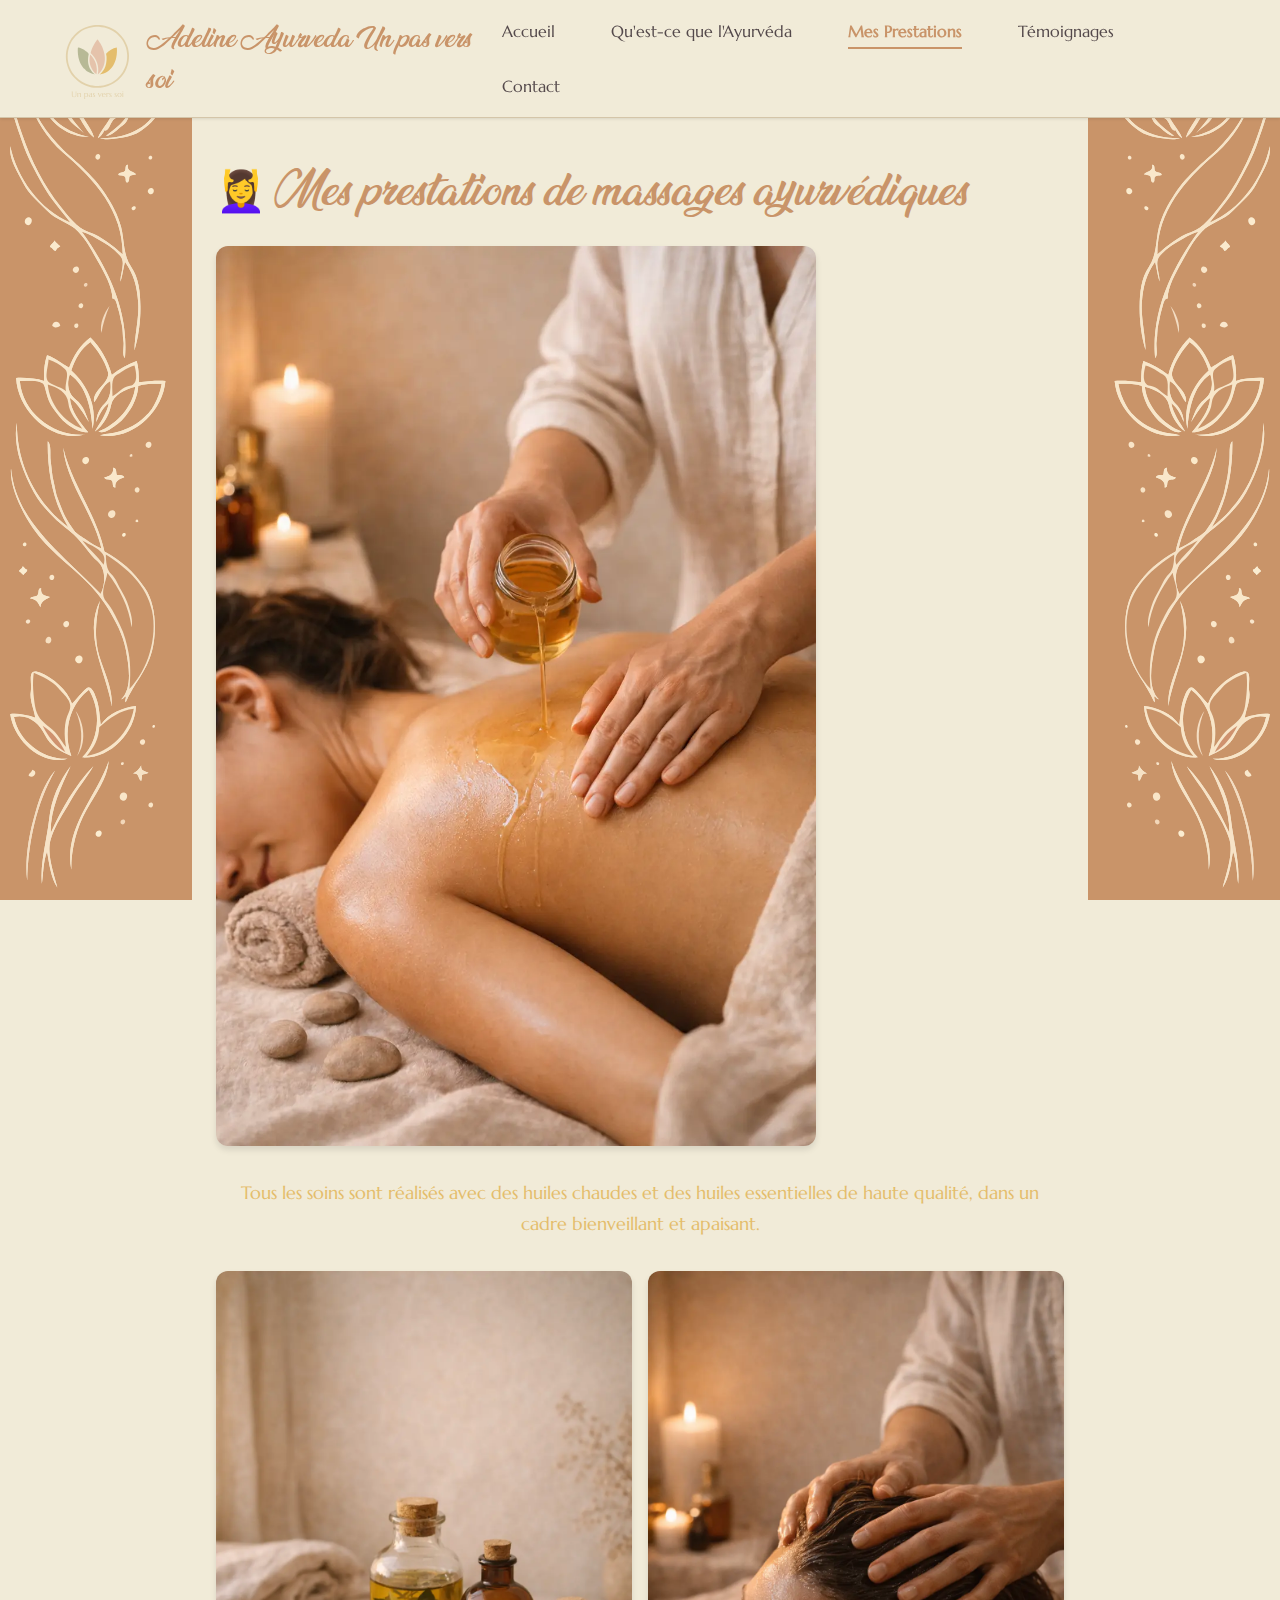
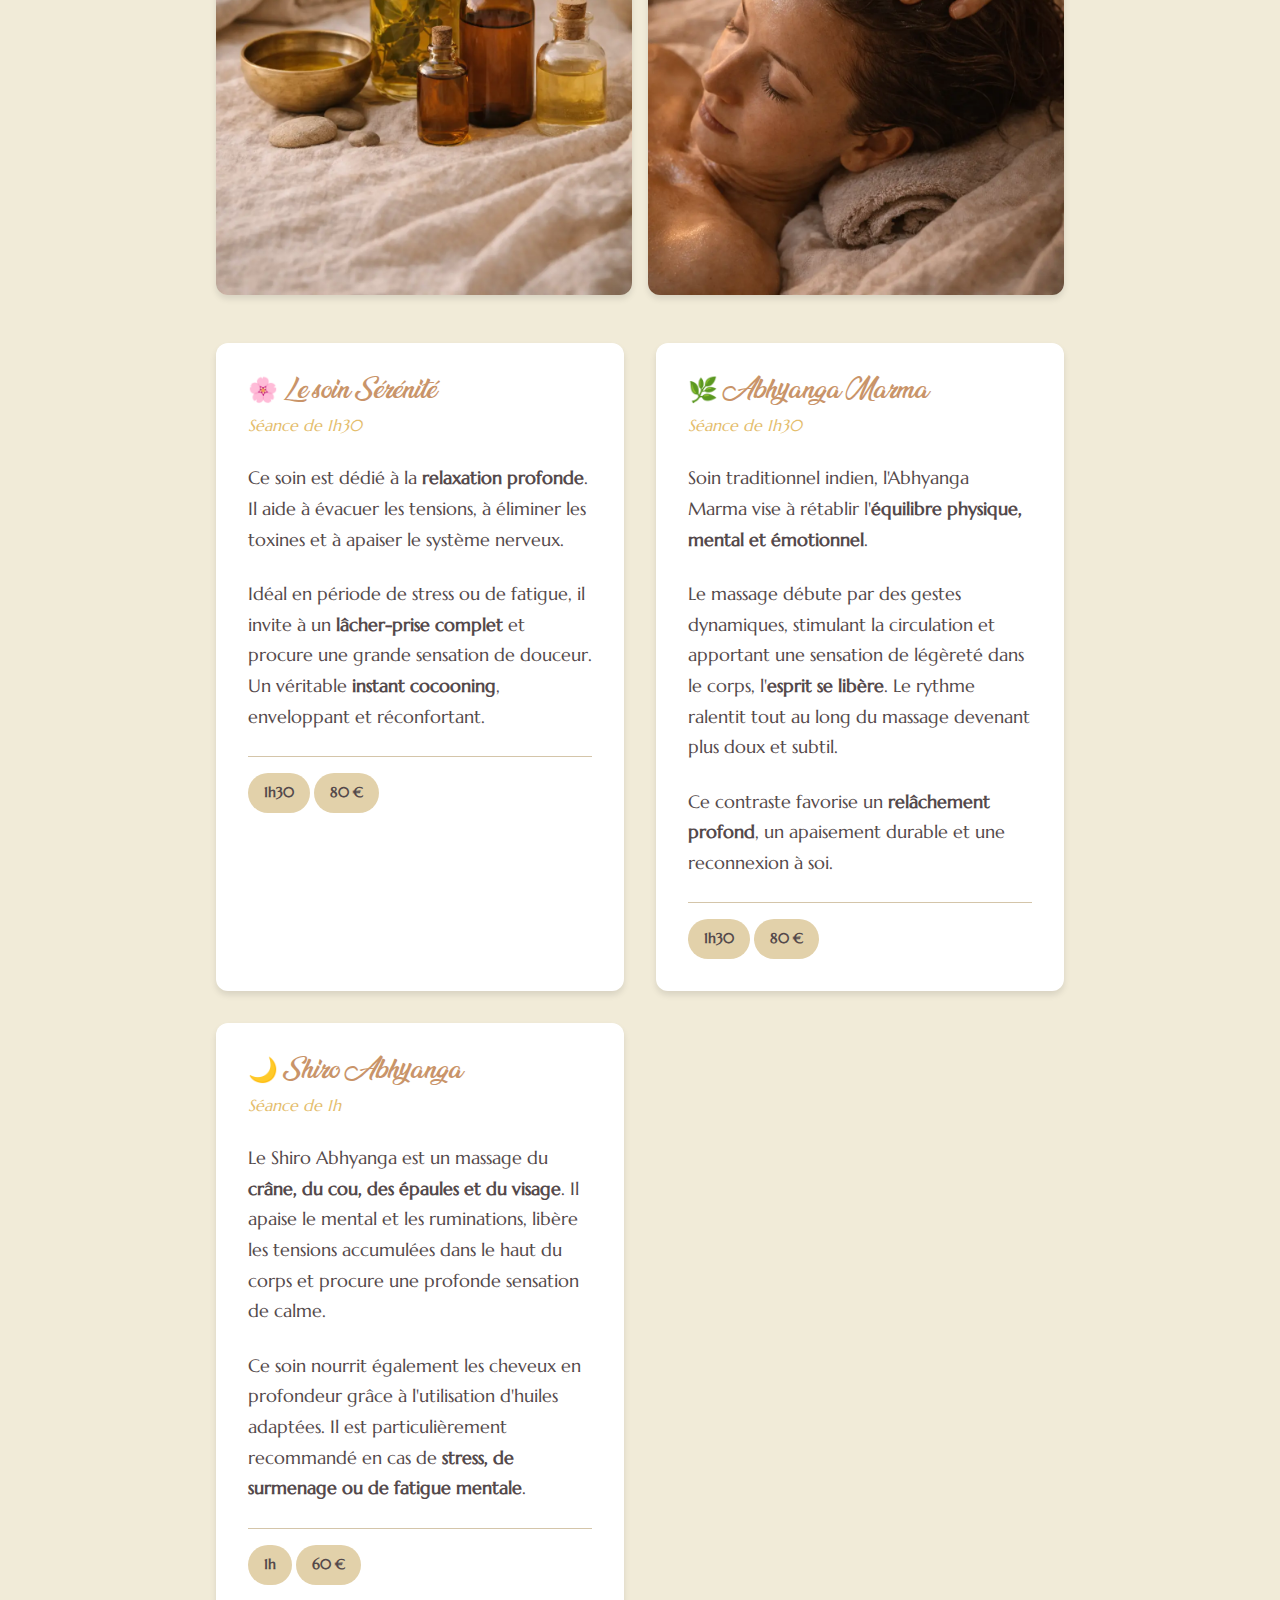
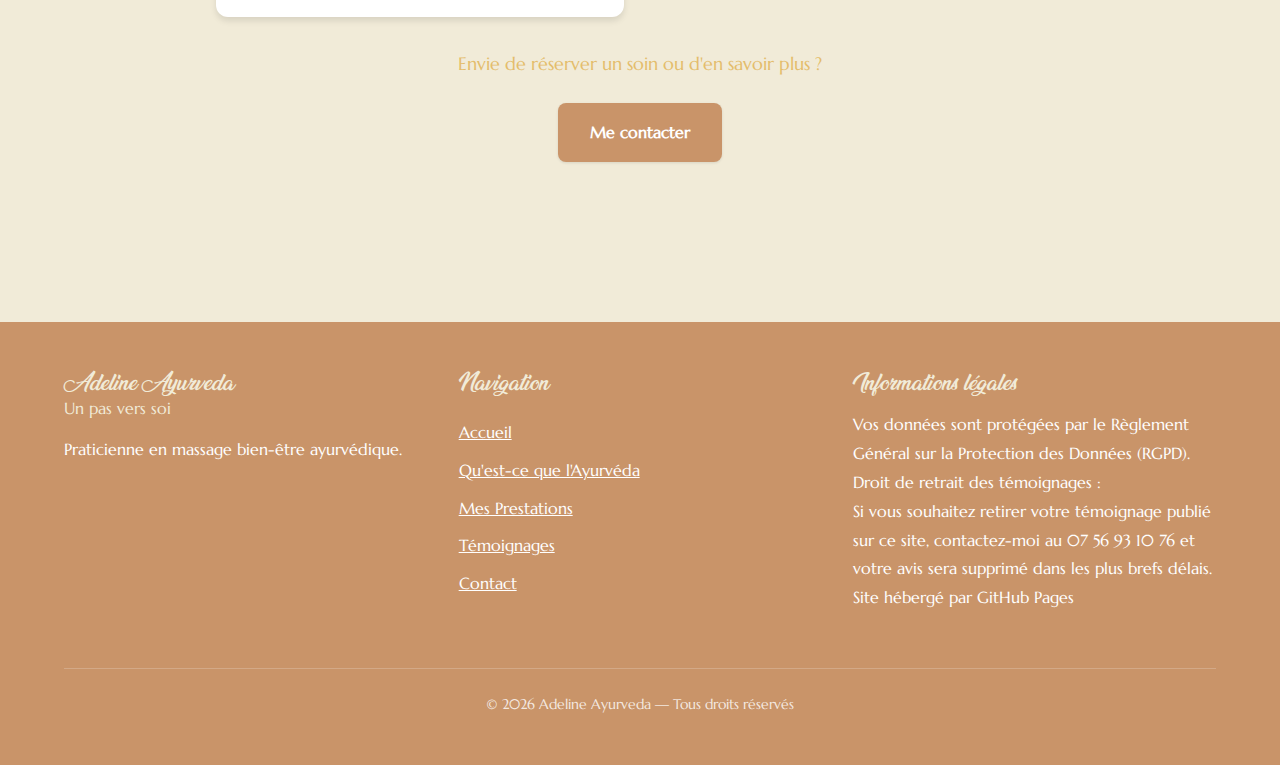
<file: prestations.html>
<!doctype html>
<html lang="fr">
  <head>
    <meta charset="UTF-8" />
    <meta name="viewport" content="width=device-width, initial-scale=1.0" />
    <meta
      name="description"
      content="Découvrez mes prestations de massages ayurvédiques : Sérénité, Abhyanga Marma et Shiro Abhyanga. Tarifs et détails des soins."
    />
    <title>Mes Prestations — Adeline Ayurveda</title>

    <!-- Styles CSS -->
    <link rel="stylesheet" href="css/reset.css" />
    <link rel="stylesheet" href="css/variables.css" />
    <link rel="stylesheet" href="css/layout.css" />
    <link rel="stylesheet" href="css/components.css" />

    <!-- Favicon -->
    <link rel="icon" type="image/svg+xml" href="assets/logo.svg" />

    <!-- Cloudflare Web Analytics -->
    <script
      defer
      src="https://static.cloudflareinsights.com/beacon.min.js"
      data-cf-beacon='{"token": "e563a25433024fd297a1bca5a170a8b1"}'
    ></script>
    <!-- End Cloudflare Web Analytics -->
  </head>
  <body class="site-wrapper">
    <!-- Overlay menu mobile -->
    <div class="nav-overlay"></div>

    <!-- HEADER -->
    <header class="site-header">
      <div class="container">
        <div class="header-inner">
          <a href="index.html" class="site-logo">
            <img src="assets/logo.svg" alt="Logo Adeline Ayurveda" />
            <div class="site-title">
              <span class="title-main">Adeline Ayurveda</span>
              <span class="title-tagline">Un pas vers soi</span>
            </div>
          </a>

          <!-- Bouton hamburger (mobile/tablette) -->
          <button
            class="nav-toggle"
            aria-label="Ouvrir le menu"
            aria-expanded="false"
          >
            <div class="nav-toggle-icon">
              <span></span>
              <span></span>
              <span></span>
            </div>
          </button>

          <nav class="main-nav" aria-label="Navigation principale">
            <ul>
              <li><a href="index.html">Accueil</a></li>
              <li><a href="ayurveda.html">Qu'est-ce que l'Ayurvéda</a></li>
              <li>
                <a href="prestations.html" class="active">Mes Prestations</a>
              </li>
              <li><a href="avis.html">Témoignages</a></li>
              <li><a href="contact.html">Contact</a></li>
            </ul>
          </nav>
        </div>
      </div>
    </header>

    <!-- MAIN CONTENT -->
    <main>
      <section>
        <div class="container">
          <h1>💆‍♀️ Mes prestations de massages ayurvédiques</h1>

          <!-- Image d'illustration -->
          <div class="text-center mb-lg">
            <img
              src="assets/images/massage-huile-chaude-ayurveda.webp"
              alt="Massage à l'huile chaude ayurveda"
              class="img-rounded img-shadow"
              style="max-width: 600px; width: 100%"
            />
          </div>

          <div class="container-narrow">
            <p class="text-center text-muted mb-lg">
              Tous les soins sont réalisés avec des huiles chaudes et des huiles
              essentielles de haute qualité, dans un cadre bienveillant et
              apaisant.
            </p>

            <!-- Images huiles et massage crâne -->
            <div
              style="
                display: grid;
                grid-template-columns: 1fr 1fr;
                gap: 1rem;
                margin: 2rem 0;
              "
            >
              <img
                src="assets/images/huiles-essentielles-ayurvedique.webp"
                alt="Huiles essentielles ayurvédiques"
                class="img-rounded img-shadow"
              />
              <img
                src="assets/images/massage-crane-cheveux-detente-profonde-ayurveda.webp"
                alt="Massage du crâne et cheveux - détente profonde"
                class="img-rounded img-shadow"
              />
            </div>
          </div>

          <!-- Grille des prestations -->
          <div class="cards-grid">
            <!-- Prestation 1 : Sérénité -->
            <div class="card">
              <div class="card-header">
                <h2 class="card-title">🌸 Le soin Sérénité</h2>
                <p class="card-subtitle">Séance de 1h30</p>
              </div>
              <div class="card-body">
                <p>
                  Ce soin est dédié à la <strong>relaxation profonde</strong>.
                  Il aide à évacuer les tensions, à éliminer les toxines et à
                  apaiser le système nerveux.
                </p>
                <p>
                  Idéal en période de stress ou de fatigue, il invite à un
                  <strong>lâcher-prise complet</strong> et procure une grande
                  sensation de douceur. Un véritable
                  <strong>instant cocooning</strong>, enveloppant et
                  réconfortant.
                </p>
              </div>
              <div class="card-footer">
                <span class="badge">1h30</span>
                <span class="badge">80 €</span>
              </div>
            </div>

            <!-- Prestation 2 : Abhyanga Marma -->
            <div class="card">
              <div class="card-header">
                <h2 class="card-title">🌿 Abhyanga Marma</h2>
                <p class="card-subtitle">Séance de 1h30</p>
              </div>
              <div class="card-body">
                <p>
                  Soin traditionnel indien, l'Abhyanga Marma vise à rétablir
                  l'<strong>équilibre physique, mental et émotionnel</strong>.
                </p>
                <p>
                  Le massage débute par des gestes dynamiques, stimulant la
                  circulation et apportant une sensation de légèreté dans le
                  corps, l'<strong>esprit se libère</strong>. Le rythme ralentit
                  tout au long du massage devenant plus doux et subtil.
                </p>
                <p>
                  Ce contraste favorise un <strong>relâchement profond</strong>,
                  un apaisement durable et une reconnexion à soi.
                </p>
              </div>
              <div class="card-footer">
                <span class="badge">1h30</span>
                <span class="badge">80 €</span>
              </div>
            </div>

            <!-- Prestation 3 : Shiro Abhyanga -->
            <div class="card">
              <div class="card-header">
                <h2 class="card-title">🌙 Shiro Abhyanga</h2>
                <p class="card-subtitle">Séance de 1h</p>
              </div>
              <div class="card-body">
                <p>
                  Le Shiro Abhyanga est un massage du
                  <strong>crâne, du cou, des épaules et du visage</strong>. Il
                  apaise le mental et les ruminations, libère les tensions
                  accumulées dans le haut du corps et procure une profonde
                  sensation de calme.
                </p>
                <p>
                  Ce soin nourrit également les cheveux en profondeur grâce à
                  l'utilisation d'huiles adaptées. Il est particulièrement
                  recommandé en cas de
                  <strong>stress, de surmenage ou de fatigue mentale</strong>.
                </p>
              </div>
              <div class="card-footer">
                <span class="badge">1h</span>
                <span class="badge">60 €</span>
              </div>
            </div>
          </div>

          <!-- CTA -->
          <div class="container-narrow text-center mt-lg">
            <p class="text-muted mb-md">
              Envie de réserver un soin ou d'en savoir plus ?
            </p>
            <a href="contact.html" class="btn btn-primary">Me contacter</a>
          </div>
        </div>
      </section>
    </main>

    <!-- FOOTER -->
    <footer class="site-footer">
      <div class="container">
        <div class="footer-content">
          <div class="footer-section">
            <h3>
              Adeline Ayurveda<br /><span
                style="
                  font-family: var(--font-body);
                  font-size: var(--font-size-sm);
                  font-weight: normal;
                "
                >Un pas vers soi</span
              >
            </h3>
            <p>Praticienne en massage bien-être ayurvédique.<br /></p>
          </div>
          <div class="footer-section">
            <h3>Navigation</h3>
            <nav aria-label="Navigation footer">
              <a href="index.html">Accueil</a><br />
              <a href="ayurveda.html">Qu'est-ce que l'Ayurvéda</a><br />
              <a href="prestations.html">Mes Prestations</a><br />
              <a href="avis.html">Témoignages</a><br />
              <a href="contact.html">Contact</a>
            </nav>
          </div>
          <div class="footer-section">
            <h3>Informations légales</h3>
            <p>
              Vos données sont protégées par le Règlement Général sur la
              Protection des Données (RGPD).<br />
              Droit de retrait des témoignages :<br />
              Si vous souhaitez retirer votre témoignage publié sur ce site,
              contactez-moi au 07 56 93 10 76 et votre avis sera supprimé dans
              les plus brefs délais.<br />
              Site hébergé par GitHub Pages
            </p>
          </div>
        </div>
        <div class="footer-bottom">
          <p>
            &copy; <span id="currentYear"></span> Adeline Ayurveda — Tous droits
            réservés
          </p>
        </div>
      </div>
    </footer>

    <!-- Scripts JS -->
    <script src="js/menu-hamburger.js" defer></script>
    <!-- Mise à jour automatique de l'année dans le footer -->
    <script>
      document.getElementById("currentYear").textContent =
        new Date().getFullYear();
    </script>
  </body>
</html>
</file>
<file: css/variables.css>
/* ========================================
   VARIABLES CSS — Charte graphique
   ======================================== */

:root {
  /* === COULEURS === */
  /* Charte imposée Adeline Ayurveda */
  --color-bg-main: #F1EBD8;      /* Fond de page principal (beige clair) */
  --color-secondary-1: #E4BD6C;  /* Miel/bronze (anciennement gris-vert) */
  --color-secondary-2: #E2D1AA;  /* Beige moyen */
  --color-accent-1: #E4BD6C;     /* Doré */
  --color-accent-2: #E5C3AB;     /* Rose poudré */
  --color-accent-3: #C99469;     /* Terracotta */

  /* Couleurs fonctionnelles */
  --color-text-dark: #54494B;    /* Texte principal (taupe grey) */
  --color-text-light: #FFFFFF;   /* Texte sur fond foncé */
  --color-border: #D4C5A9;       /* Bordures légères */
  --color-shadow: rgba(0, 0, 0, 0.1); /* Ombres */

  /* États (succès, erreur, info) */
  --color-success: #4A7C59;
  --color-error: #C45959;
  --color-info: #5B8FA3;

  /* === TYPOGRAPHIE === */
  /* Polices */
  --font-heading: 'Ananda Black', serif;     /* Titres */
  --font-body: 'Marcellus', serif;           /* Paragraphes */
  --font-fallback: Georgia, 'Times New Roman', serif;

  /* Tailles de police (mobile-first) */
  --font-size-xs: 0.875rem;   /* 14px */
  --font-size-sm: 1rem;       /* 16px */
  --font-size-base: 1.125rem; /* 18px */
  --font-size-md: 1.25rem;    /* 20px */
  --font-size-lg: 1.5rem;     /* 24px */
  --font-size-xl: 2rem;       /* 32px */
  --font-size-2xl: 2.5rem;    /* 40px */
  --font-size-3xl: 3rem;      /* 48px */

  /* Poids de police */
  --font-weight-normal: 400;
  --font-weight-bold: 700;
  --font-weight-black: 900;

  /* === ESPACEMENTS === */
  --spacing-xs: 0.5rem;   /* 8px */
  --spacing-sm: 1rem;     /* 16px */
  --spacing-md: 1.5rem;   /* 24px */
  --spacing-lg: 2rem;     /* 32px */
  --spacing-xl: 3rem;     /* 48px */
  --spacing-2xl: 4rem;    /* 64px */
  --spacing-3xl: 6rem;    /* 96px */

  /* === DIMENSIONS === */
  --max-width-content: 1200px;   /* Largeur max du contenu */
  --max-width-text: 65ch;        /* Largeur max pour le texte (lisibilité) */
  --header-height: 80px;
  --footer-height: auto;

  /* === BREAKPOINTS (pour référence, utilisés dans @media) === */
  /* --breakpoint-sm: 640px;  */
  /* --breakpoint-md: 768px;  */
  /* --breakpoint-lg: 1024px; */
  /* --breakpoint-xl: 1280px; */

  /* === EFFETS === */
  --border-radius-sm: 4px;
  --border-radius-md: 8px;
  --border-radius-lg: 12px;
  --border-radius-full: 9999px;

  --shadow-sm: 0 1px 3px var(--color-shadow);
  --shadow-md: 0 4px 6px var(--color-shadow);
  --shadow-lg: 0 10px 20px var(--color-shadow);

  --transition-fast: 150ms ease-in-out;
  --transition-normal: 250ms ease-in-out;
  --transition-slow: 400ms ease-in-out;
}

/* === DÉCLARATIONS @font-face === */

@font-face {
  font-family: 'Ananda Black';
  src: url('../assets/fonts/AnandaBlack.ttf') format('truetype');
  font-weight: 900;
  font-style: normal;
  font-display: swap; /* Améliore les performances de chargement */
}

@font-face {
  font-family: 'Marcellus';
  src: url('../assets/fonts/Marcellus-Regular.ttf') format('truetype');
  font-weight: 400;
  font-style: normal;
  font-display: swap;
}
</file>
<file: css/layout.css>
/* ========================================
   LAYOUT — Structure globale du site
   ======================================== */

/* === CORPS DE PAGE === */
body {
  font-family: var(--font-body), var(--font-fallback);
  font-size: var(--font-size-base);
  color: var(--color-text-dark);
  background-color: var(--color-bg-main);
  line-height: 1.7;
}

/* === STRUCTURE GÉNÉRALE === */
.site-wrapper {
  display: flex;
  flex-direction: column;
  min-height: 100vh;
  /* Layout 3 colonnes : 15% / 70% / 15% */
  position: relative;
}

/* Colonnes latérales décoratives (desktop uniquement) */
.site-wrapper::before,
.site-wrapper::after {
  content: '';
  position: fixed;
  top: 0;
  bottom: 0;
  width: 15%;
  background-repeat: repeat-y;
  background-size: cover;
  background-position: center;
  z-index: -1;
}

/* Colonne gauche avec background_image_left.svg */
.site-wrapper::before {
  left: 0;
  background-image: url('../assets/background_image_left.svg');
}

/* Colonne droite avec background_image_right.svg */
.site-wrapper::after {
  right: 0;
  background-image: url('../assets/background_image_right.svg');
}

main {
  flex: 1; /* Pousse le footer en bas */
  /* Colonne centrale : 70% */
  width: 70%;
  max-width: 1200px;
  margin-left: auto;
  margin-right: auto;
  background-color: var(--color-bg-main);
  position: relative;
  z-index: 1;
}

/* === CONTENEUR PRINCIPAL === */
.container {
  width: 100%;
  max-width: var(--max-width-content);
  margin-left: auto;
  margin-right: auto;
  padding-left: var(--spacing-md);
  padding-right: var(--spacing-md);
}

/* Conteneur étroit pour textes longs (lisibilité) */
.container-narrow {
  max-width: var(--max-width-text);
  margin-left: auto;
  margin-right: auto;
}

/* === HEADER === */
.site-header {
  background-color: var(--color-bg-main);
  border-bottom: 1px solid var(--color-border);
  position: sticky;
  top: 0;
  z-index: 100;
  box-shadow: var(--shadow-sm);
}

.header-inner {
  display: flex;
  justify-content: space-between;
  align-items: center;
  padding: var(--spacing-sm) 0;
  min-height: var(--header-height);
}

.site-logo {
  display: flex;
  align-items: center;
  gap: var(--spacing-sm);
}

.site-logo img {
  height: 80px; /* Agrandi de 50px à 80px */
  width: auto;
}

.site-title {
  font-family: var(--font-heading), var(--font-fallback);
  font-size: var(--font-size-lg);
  color: var(--color-accent-3);
  font-weight: var(--font-weight-black);
}

/* === NAVIGATION PRINCIPALE === */
.main-nav ul {
  display: flex;
  gap: var(--spacing-md);
  flex-wrap: wrap;
  align-items: center;
}

.main-nav a {
  font-family: var(--font-body);
  font-size: var(--font-size-sm);
  color: var(--color-text-dark);
  padding: var(--spacing-xs) var(--spacing-sm);
  border-radius: var(--border-radius-sm);
  transition: all var(--transition-fast);
  position: relative;
}

.main-nav a:hover,
.main-nav a:focus {
  color: var(--color-accent-3);
  background-color: rgba(233, 189, 108, 0.1); /* accent-1 semi-transparent */
}

.main-nav a.active {
  color: var(--color-accent-3);
  font-weight: var(--font-weight-bold);
}

.main-nav a.active::after {
  content: '';
  position: absolute;
  bottom: 0;
  left: var(--spacing-sm);
  right: var(--spacing-sm);
  height: 2px;
  background-color: var(--color-accent-3);
}

/* === MENU HAMBURGER (mobile/tablette) === */
.nav-toggle {
  display: none; /* Masqué par défaut (desktop) */
  background: none;
  border: none;
  cursor: pointer;
  padding: var(--spacing-xs);
  color: var(--color-accent-3);
  z-index: 101;
  position: relative;
}

.nav-toggle-icon {
  display: flex;
  flex-direction: column;
  gap: 6px;
  width: 30px;
}

.nav-toggle-icon span {
  display: block;
  width: 100%;
  height: 3px;
  background-color: var(--color-accent-3);
  border-radius: 2px;
  transition: all var(--transition-normal);
}

/* Animation hamburger → X */
.nav-toggle.active .nav-toggle-icon span:nth-child(1) {
  transform: rotate(45deg) translate(9px, 9px);
}

.nav-toggle.active .nav-toggle-icon span:nth-child(2) {
  opacity: 0;
}

.nav-toggle.active .nav-toggle-icon span:nth-child(3) {
  transform: rotate(-45deg) translate(9px, -9px);
}

/* === FOOTER === */
.site-footer {
  background-color: var(--color-accent-3);
  color: var(--color-text-light);
  padding: var(--spacing-xl) 0 var(--spacing-md);
  margin-top: var(--spacing-3xl);
}

.footer-content {
  display: grid;
  grid-template-columns: repeat(auto-fit, minmax(250px, 1fr));
  gap: var(--spacing-lg);
  margin-bottom: var(--spacing-lg);
}

.footer-section h3 {
  font-family: var(--font-heading), var(--font-fallback);
  font-size: var(--font-size-md);
  margin-bottom: var(--spacing-sm);
  color: var(--color-bg-main);
}

.footer-section p,
.footer-section a {
  font-size: var(--font-size-sm);
  line-height: 1.8;
}

.footer-section a {
  display: inline-block;
  margin-top: var(--spacing-xs);
  text-decoration: underline;
  transition: opacity var(--transition-fast);
}

.footer-section a:hover {
  opacity: 0.8;
}

.footer-bottom {
  border-top: 1px solid rgba(255, 255, 255, 0.2);
  padding-top: var(--spacing-md);
  text-align: center;
  font-size: var(--font-size-xs);
  color: rgba(255, 255, 255, 0.8);
}

/* === SECTIONS === */
section {
  padding: var(--spacing-2xl) 0;
}

section:first-of-type {
  padding-top: var(--spacing-xl);
}

/* === TITRES === */
h1, h2, h3, h4, h5, h6 {
  font-family: var(--font-heading), var(--font-fallback);
  font-weight: var(--font-weight-black);
  line-height: 1.2;
  color: var(--color-accent-3);
}

h1 {
  font-size: var(--font-size-2xl);
  margin-bottom: var(--spacing-lg);
}

h2 {
  font-size: var(--font-size-xl);
  margin-bottom: var(--spacing-md);
}

h3 {
  font-size: var(--font-size-lg);
  margin-bottom: var(--spacing-sm);
}

p {
  margin-bottom: var(--spacing-md);
}

/* === RESPONSIVE === */

/* Tablette et mobile : menu hamburger */
@media (max-width: 1024px) {
  /* Masque les colonnes latérales sur tablette/mobile */
  .site-wrapper::before,
  .site-wrapper::after {
    display: none;
  }

  /* Main prend 100% de la largeur */
  main {
    width: 100%;
  }

  /* Header avec hamburger */
  .header-inner {
    flex-direction: row;
    justify-content: space-between;
    align-items: center;
  }

  /* Affiche le bouton hamburger */
  .nav-toggle {
    display: block;
  }

  /* Menu en mode slider */
  .main-nav {
    position: fixed;
    top: 0;
    right: -100%; /* Masqué par défaut (hors écran à droite) */
    width: 80%;
    max-width: 400px;
    height: 100vh;
    background-color: var(--color-bg-main);
    box-shadow: -4px 0 10px var(--color-shadow);
    transition: right var(--transition-normal);
    z-index: 100;
    overflow-y: auto;
    padding: var(--spacing-2xl) var(--spacing-lg);
  }

  /* Menu ouvert (classe ajoutée par JS) */
  .main-nav.open {
    right: 0;
  }

  .main-nav ul {
    flex-direction: column;
    gap: var(--spacing-md);
    width: 100%;
  }

  .main-nav a {
    display: block;
    width: 100%;
    font-size: var(--font-size-md);
    padding: var(--spacing-sm) var(--spacing-md);
  }

  /* Overlay sombre derrière le menu */
  .nav-overlay {
    position: fixed;
    top: 0;
    left: 0;
    width: 100%;
    height: 100%;
    background-color: rgba(0, 0, 0, 0.5);
    opacity: 0;
    visibility: hidden;
    transition: opacity var(--transition-normal), visibility var(--transition-normal);
    z-index: 99;
  }

  .nav-overlay.show {
    opacity: 1;
    visibility: visible;
  }

  /* Footer en 70% aussi */
  .site-footer {
    width: 100%;
  }
}

/* Tablette */
@media (max-width: 768px) {
  h1 {
    font-size: var(--font-size-xl);
  }

  h2 {
    font-size: var(--font-size-lg);
  }

  .site-logo img {
    height: 60px; /* Logo un peu plus petit sur tablette */
  }
}

/* Mobile */
@media (max-width: 640px) {
  :root {
    --font-size-base: 1rem; /* 16px sur mobile */
    --font-size-xl: 1.75rem;
    --font-size-2xl: 2rem;
  }

  .container {
    padding-left: var(--spacing-sm);
    padding-right: var(--spacing-sm);
  }

  section {
    padding: var(--spacing-xl) 0;
  }

  .site-title {
    font-size: var(--font-size-md);
  }

  .site-logo img {
    height: 50px; /* Logo encore plus petit sur mobile */
  }

  .footer-content {
    grid-template-columns: 1fr;
    gap: var(--spacing-md);
  }

  /* Menu slider plus large sur mobile */
  .main-nav {
    width: 90%;
  }
}
</file>
<file: css/components.css>
/* ========================================
   COMPONENTS — Éléments réutilisables
   ======================================== */

/* === BOUTONS === */
.btn {
  display: inline-block;
  padding: var(--spacing-sm) var(--spacing-lg);
  font-family: var(--font-body);
  font-size: var(--font-size-sm);
  font-weight: var(--font-weight-bold);
  text-align: center;
  text-decoration: none;
  border: none;
  border-radius: var(--border-radius-md);
  cursor: pointer;
  transition: all var(--transition-normal);
  box-shadow: var(--shadow-sm);
}

.btn:disabled {
  opacity: 0.5;
  cursor: not-allowed;
}

.btn-primary {
  background-color: var(--color-accent-3);
  color: var(--color-text-light);
}

.btn-primary:hover:not(:disabled) {
  background-color: #B37D54; /* Terracotta plus foncé */
  box-shadow: var(--shadow-md);
  transform: translateY(-2px);
}

.btn-secondary {
  background-color: var(--color-accent-1);
  color: var(--color-text-dark);
}

.btn-secondary:hover:not(:disabled) {
  background-color: #D9A854; /* Doré plus foncé */
  box-shadow: var(--shadow-md);
}

.btn-outline {
  background-color: transparent;
  border: 2px solid var(--color-accent-3);
  color: var(--color-accent-3);
}

.btn-outline:hover:not(:disabled) {
  background-color: var(--color-accent-3);
  color: var(--color-text-light);
}

/* === CARDS === */
.card {
  background-color: #FFFFFF;
  border-radius: var(--border-radius-lg);
  padding: var(--spacing-lg);
  box-shadow: var(--shadow-md);
  transition: box-shadow var(--transition-normal);
}

.card:hover {
  box-shadow: var(--shadow-lg);
}

.card-header {
  margin-bottom: var(--spacing-md);
}

.card-title {
  font-family: var(--font-heading);
  font-size: var(--font-size-lg);
  color: var(--color-accent-3);
  margin-bottom: var(--spacing-xs);
}

.card-subtitle {
  font-size: var(--font-size-sm);
  color: var(--color-secondary-1);
  font-style: italic;
}

.card-body {
  margin-bottom: var(--spacing-md);
}

.card-footer {
  border-top: 1px solid var(--color-border);
  padding-top: var(--spacing-sm);
  font-size: var(--font-size-xs);
  color: var(--color-secondary-1);
}

/* === GRILLE DE CARDS === */
.cards-grid {
  display: grid;
  grid-template-columns: repeat(auto-fill, minmax(300px, 1fr));
  gap: var(--spacing-lg);
  margin-top: var(--spacing-xl);
}

@media (max-width: 640px) {
  .cards-grid {
    grid-template-columns: 1fr;
  }
}

/* === FORMULAIRES === */
.form-group {
  margin-bottom: var(--spacing-md);
}

.form-label {
  display: block;
  font-weight: var(--font-weight-bold);
  margin-bottom: var(--spacing-xs);
  color: var(--color-text-dark);
  font-size: var(--font-size-sm);
}

.form-label.required::after {
  content: ' *';
  color: var(--color-error);
}

.form-input,
.form-textarea,
.form-select {
  width: 100%;
  padding: var(--spacing-sm);
  font-family: var(--font-body);
  font-size: var(--font-size-sm);
  border: 2px solid var(--color-border);
  border-radius: var(--border-radius-sm);
  background-color: #FFFFFF;
  transition: border-color var(--transition-fast);
}

.form-input:focus,
.form-textarea:focus,
.form-select:focus {
  outline: none;
  border-color: var(--color-accent-1);
  box-shadow: 0 0 0 3px rgba(228, 189, 108, 0.2);
}

.form-input:invalid:not(:placeholder-shown),
.form-textarea:invalid:not(:placeholder-shown) {
  border-color: var(--color-error);
}

.form-textarea {
  min-height: 120px;
  resize: vertical;
}

.form-hint {
  display: block;
  margin-top: var(--spacing-xs);
  font-size: var(--font-size-xs);
  color: var(--color-secondary-1);
  font-style: italic;
}

.form-error {
  display: block;
  margin-top: var(--spacing-xs);
  font-size: var(--font-size-xs);
  color: var(--color-error);
  font-weight: var(--font-weight-bold);
}

/* Checkbox et radio */
.form-checkbox,
.form-radio {
  display: flex;
  align-items: flex-start;
  gap: var(--spacing-sm);
  margin-bottom: var(--spacing-sm);
}

.form-checkbox input[type="checkbox"],
.form-radio input[type="radio"] {
  margin-top: 0.25rem;
  width: 1.25rem;
  height: 1.25rem;
  cursor: pointer;
  accent-color: var(--color-accent-3);
}

.form-checkbox label,
.form-radio label {
  cursor: pointer;
  font-size: var(--font-size-sm);
  line-height: 1.5;
}

/* Honeypot (champ caché anti-spam) */
.honeypot {
  position: absolute;
  left: -9999px;
  width: 1px;
  height: 1px;
  opacity: 0;
  pointer-events: none;
}

/* === MESSAGES (succès, erreur, info) === */
.message {
  padding: var(--spacing-md);
  border-radius: var(--border-radius-md);
  margin-bottom: var(--spacing-md);
  font-size: var(--font-size-sm);
  border-left: 4px solid;
}

.message-success {
  background-color: #E8F5E9;
  border-color: var(--color-success);
  color: #1B5E20;
}

.message-error {
  background-color: #FFEBEE;
  border-color: var(--color-error);
  color: #B71C1C;
}

.message-info {
  background-color: #E3F2FD;
  border-color: var(--color-info);
  color: #0D47A1;
}

/* === BADGES === */
.badge {
  display: inline-block;
  padding: var(--spacing-xs) var(--spacing-sm);
  font-size: var(--font-size-xs);
  font-weight: var(--font-weight-bold);
  border-radius: var(--border-radius-full);
  background-color: var(--color-secondary-2);
  color: var(--color-text-dark);
}

.badge-pending {
  background-color: #FFE082;
  color: #F57F17;
}

.badge-approved {
  background-color: #A5D6A7;
  color: #1B5E20;
}

/* === SÉPARATEURS === */
.divider {
  height: 1px;
  background-color: var(--color-border);
  margin: var(--spacing-xl) 0;
}

/* === IMAGES DÉCORATIVES === */
.img-rounded {
  border-radius: var(--border-radius-lg);
  overflow: hidden;
}

.img-shadow {
  box-shadow: var(--shadow-md);
}

/* === UTILITAIRES === */
.text-center {
  text-align: center;
}

.text-muted {
  color: var(--color-secondary-1);
}

.visually-hidden {
  position: absolute;
  width: 1px;
  height: 1px;
  margin: -1px;
  padding: 0;
  overflow: hidden;
  clip: rect(0, 0, 0, 0);
  white-space: nowrap;
  border: 0;
}

.mt-sm { margin-top: var(--spacing-sm); }
.mt-md { margin-top: var(--spacing-md); }
.mt-lg { margin-top: var(--spacing-lg); }
.mb-sm { margin-bottom: var(--spacing-sm); }
.mb-md { margin-bottom: var(--spacing-md); }
.mb-lg { margin-bottom: var(--spacing-lg); }
</file>
<file: css/reviews-slider.css>
/* ========================================
   SLIDER TÉMOIGNAGES — Scroll-snap natif
   ======================================== */

/* === CONTENEUR PRINCIPAL === */
.reviews-slider {
  position: relative;
  margin: var(--spacing-xl) 0;
}

.reviews-slider-title {
  text-align: center;
  margin-bottom: var(--spacing-lg);
  font-family: var(--font-heading);
  font-size: var(--font-size-xl);
  color: var(--color-accent-3);
}

/* === CONTENEUR SCROLLABLE === */
.slider-container {
  overflow-x: auto;
  overflow-y: hidden;
  scroll-snap-type: x mandatory;
  scroll-behavior: smooth;

  /* Masque la scrollbar (optionnel, garde fonctionnalité) */
  scrollbar-width: thin;
  scrollbar-color: var(--color-accent-1) var(--color-secondary-2);

  display: flex;
  gap: var(--spacing-md);
  padding: var(--spacing-sm) 0 var(--spacing-lg) 0;

  /* Évite la sélection de texte pendant le scroll */
  user-select: none;
  -webkit-overflow-scrolling: touch; /* Scroll fluide iOS */

  /* IMPORTANT : Évite le débordement horizontal de la page */
  max-width: 100%;
  width: 100%;
}

/* Masque scrollbar Webkit (Chrome, Safari) */
.slider-container::-webkit-scrollbar {
  height: 8px;
}

.slider-container::-webkit-scrollbar-track {
  background: var(--color-secondary-2);
  border-radius: var(--border-radius-full);
}

.slider-container::-webkit-scrollbar-thumb {
  background: var(--color-accent-1);
  border-radius: var(--border-radius-full);
}

.slider-container::-webkit-scrollbar-thumb:hover {
  background: var(--color-accent-3);
}

/* === CARD TÉMOIGNAGE === */
.review-card {
  scroll-snap-align: start;
  flex-shrink: 0;

  /* Largeur adaptative - utilise calc() pour tenir compte du padding du container */
  min-width: 280px;
  max-width: 350px;
  width: calc(100% - 2rem); /* Prend toute la largeur moins les paddings */

  background-color: #FFFFFF;
  border-radius: var(--border-radius-lg);
  padding: var(--spacing-lg);
  box-shadow: var(--shadow-md);

  display: flex;
  flex-direction: column;
  gap: var(--spacing-sm);

  transition: transform var(--transition-normal), box-shadow var(--transition-normal);
}

.review-card:hover {
  transform: translateY(-4px);
  box-shadow: var(--shadow-lg);
}

/* === NOTATION ÉTOILES === */
.review-rating {
  display: flex;
  gap: 0.25rem;
  font-size: var(--font-size-md);
  color: var(--color-accent-1);
}

.review-rating .star {
  display: inline-block;
}

.review-rating .star-filled::before {
  content: '★';
}

.review-rating .star-empty::before {
  content: '☆';
}

/* === TEXTE TÉMOIGNAGE === */
.review-message {
  font-size: var(--font-size-sm);
  line-height: 1.7;
  color: var(--color-text-dark);
  font-style: italic;
  flex: 1; /* Pousse le footer en bas */
  overflow: hidden;
  text-overflow: ellipsis;
  display: -webkit-box;
  -webkit-line-clamp: 5; /* Limite à 5 lignes */
  -webkit-box-orient: vertical;
}

/* === AUTEUR === */
.review-author {
  display: flex;
  justify-content: space-between;
  align-items: center;
  padding-top: var(--spacing-sm);
  border-top: 1px solid var(--color-border);
  font-size: var(--font-size-xs);
  color: var(--color-secondary-1);
}

.review-author-name {
  font-weight: normal;
  font-style: italic;
  color: var(--color-secondary-1);
}

.review-author-city {
  font-style: italic;
}

/* === FALLBACK (si API échoue) === */
.review-card-fallback {
  scroll-snap-align: start;
  flex-shrink: 0;
  min-width: 280px;
  width: 90vw;

  background-color: var(--color-secondary-2);
  border: 2px dashed var(--color-border);
  border-radius: var(--border-radius-lg);
  padding: var(--spacing-xl);

  display: flex;
  flex-direction: column;
  align-items: center;
  justify-content: center;
  text-align: center;
  gap: var(--spacing-sm);
}

.review-card-fallback p {
  font-size: var(--font-size-sm);
  color: var(--color-secondary-1);
  margin: 0;
}

.review-card-fallback strong {
  color: var(--color-text-dark);
  display: block;
  margin-bottom: var(--spacing-xs);
}

/* === INDICATEURS DOTS === */
.slider-dots {
  display: flex;
  justify-content: center;
  gap: var(--spacing-xs);
  margin-top: var(--spacing-md);
}

.slider-dot {
  width: 10px;
  height: 10px;
  border-radius: var(--border-radius-full);
  background-color: var(--color-border);
  border: none;
  cursor: pointer;
  transition: all var(--transition-fast);
  padding: 0;
}

.slider-dot:hover,
.slider-dot.active {
  background-color: var(--color-accent-3);
  transform: scale(1.2);
}

/* === BOUTONS NAVIGATION (optionnels, desktop) === */
.slider-nav {
  display: none; /* Masqué par défaut (scroll tactile suffit) */
}

@media (min-width: 768px) {
  .slider-nav {
    display: flex;
    justify-content: center;
    gap: var(--spacing-md);
    margin-top: var(--spacing-md);
  }

  .slider-nav-btn {
    background-color: var(--color-accent-1);
    color: var(--color-text-dark);
    border: none;
    border-radius: var(--border-radius-full);
    width: 40px;
    height: 40px;
    display: flex;
    align-items: center;
    justify-content: center;
    cursor: pointer;
    font-size: var(--font-size-lg);
    box-shadow: var(--shadow-sm);
    transition: all var(--transition-fast);
  }

  .slider-nav-btn:hover:not(:disabled) {
    background-color: var(--color-accent-3);
    color: var(--color-text-light);
    box-shadow: var(--shadow-md);
    transform: scale(1.1);
  }

  .slider-nav-btn:disabled {
    opacity: 0.3;
    cursor: not-allowed;
  }

  /* Sur desktop, affiche plusieurs cards */
  .review-card {
    width: calc(33.333% - var(--spacing-md)); /* 3 cards visibles */
    min-width: 300px;
  }
}

/* === RESPONSIVE === */
@media (max-width: 640px) {
  .review-card {
    min-width: 260px;
    padding: var(--spacing-md);
  }

  .reviews-slider-title {
    font-size: var(--font-size-lg);
  }
}
</file>
